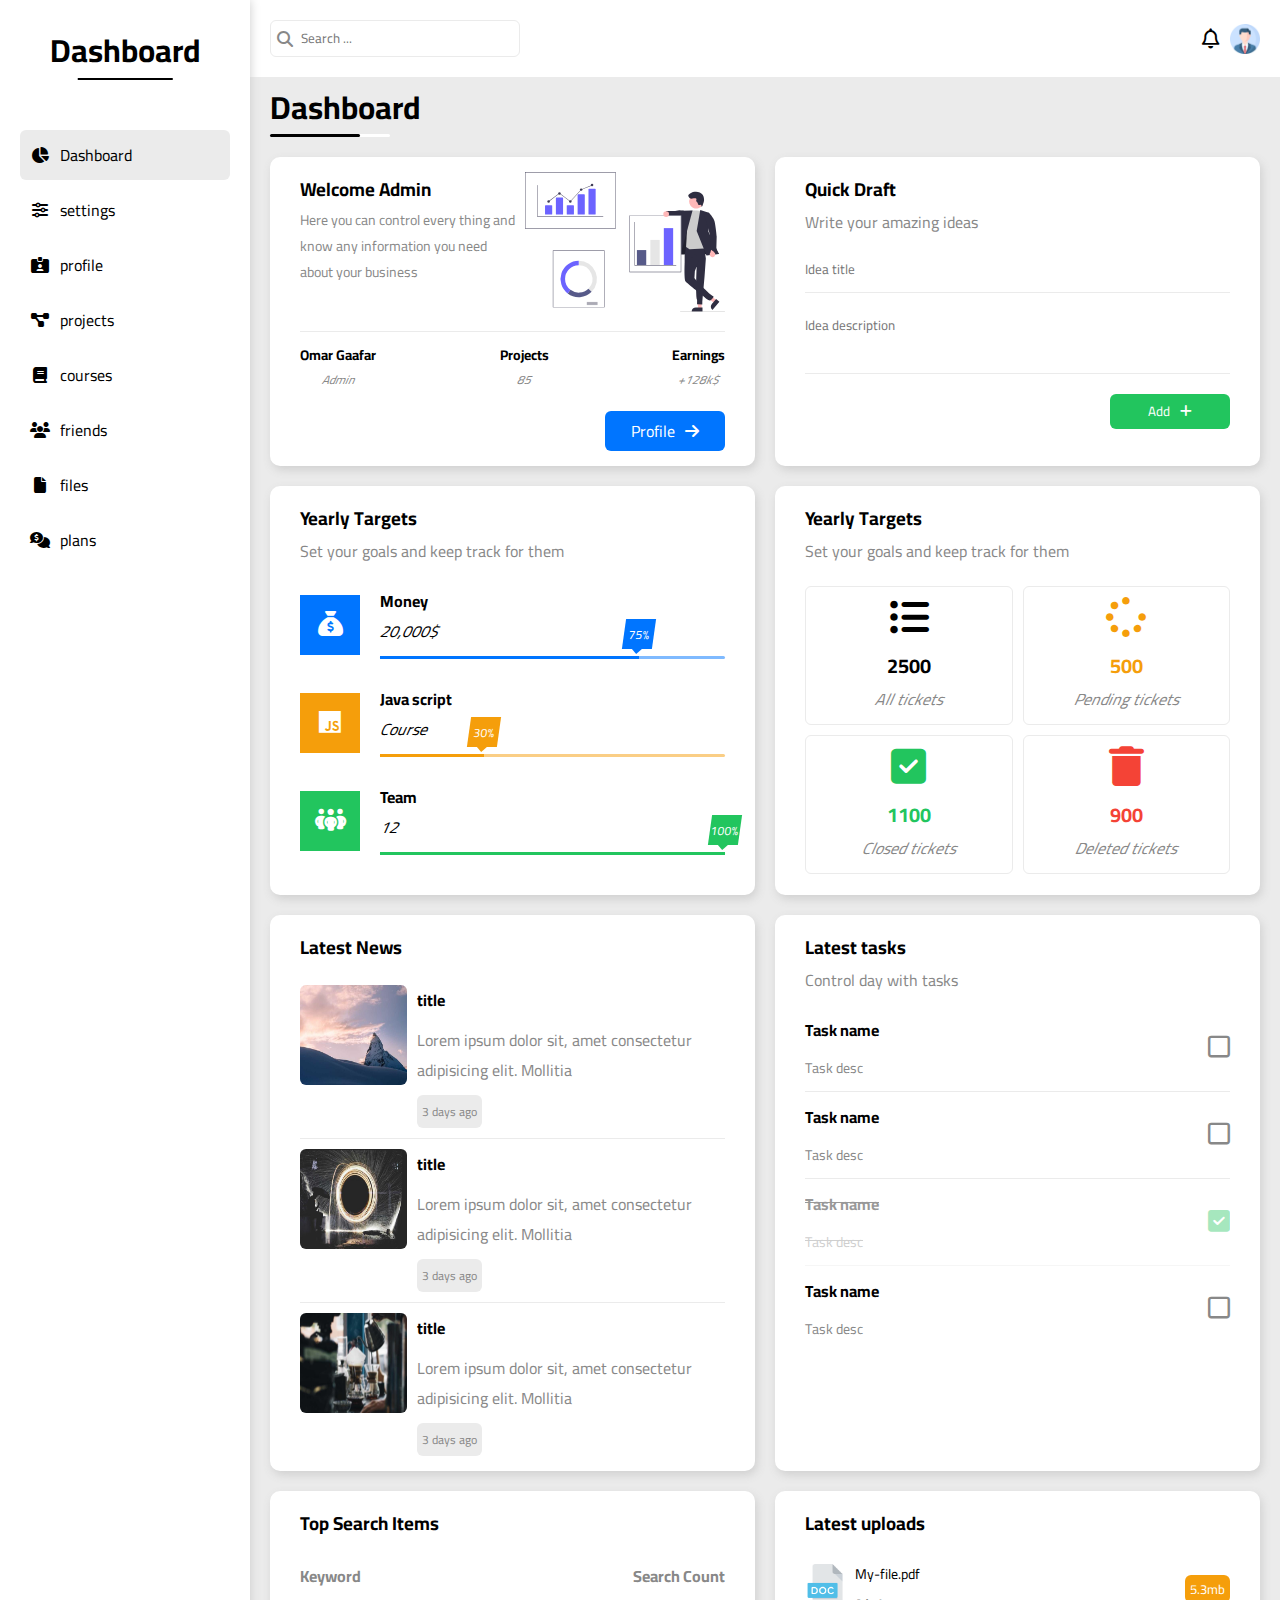
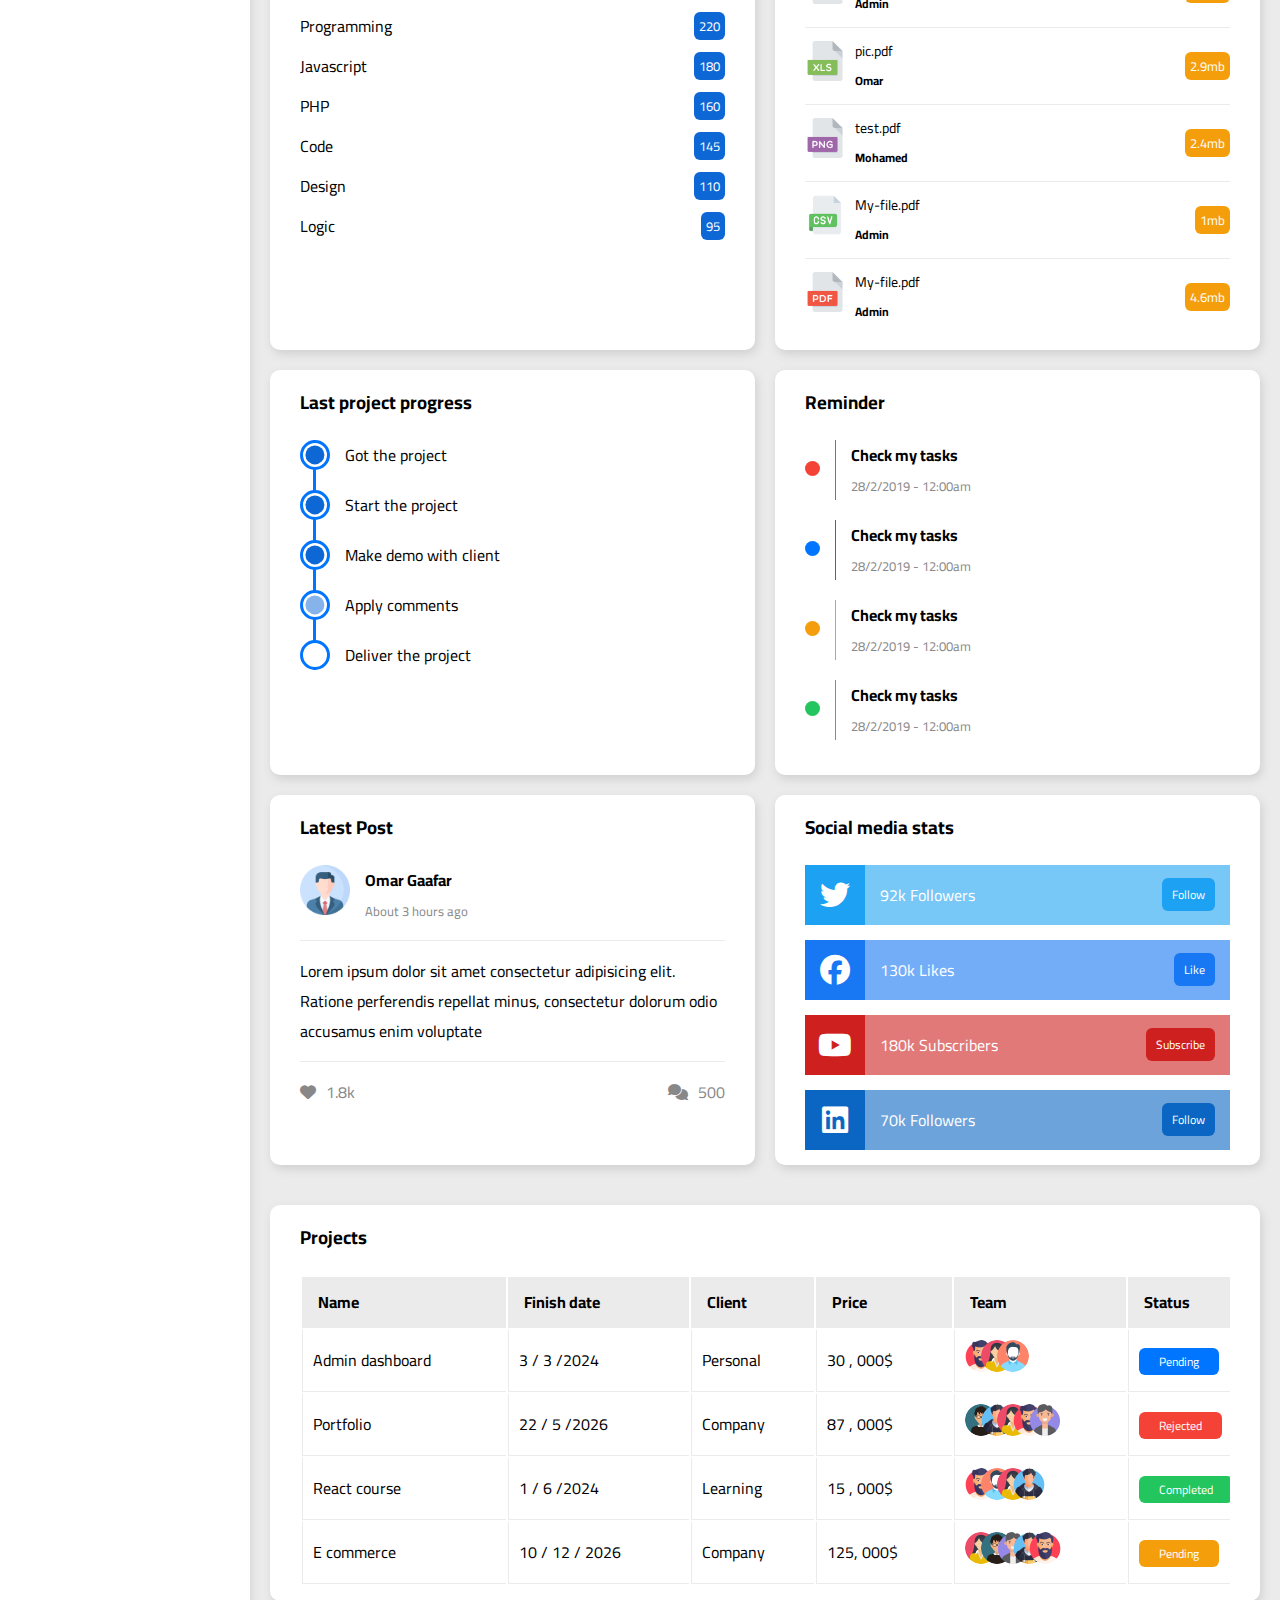
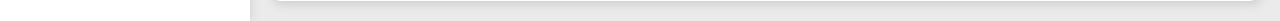
<file: index.html>
<!DOCTYPE html>
<html lang="en">

<head>
    <meta charset="UTF-8">
    <meta name="viewport" content="width=device-width, initial-scale=1.0">
    <title>Dashboard</title>
    <link rel="stylesheet" type="text/css" href="css/framework.css" />
    <link rel="stylesheet" type="text/css" href="css/fontawesome.min.css" />
    <link rel="stylesheet" type="text/css" href="css/main.css" />
</head>

<body>
    <div class="page">
        <!-- SideBar -->
        <aside class="bg-white p-20 sidebar">
            <h1 class="text-center">Dashboard</h1>
            <ul>
                <li class="mb-5">
                    <a href="index.html" class="active">
                        <i class="fa-solid fa-chart-pie fa-fw"></i>
                        <span class="hide-mob">Dashboard</span>
                    </a>
                </li>
                <li class="mb-5">
                    <a href="settings.html">
                        <i class="fa-solid fa-sliders fa-fw"></i>
                        <span class="hide-mob">settings</span>
                    </a>
                </li>
                <li class="mb-5">
                    <a href="profile.html">
                        <i class="fa-solid fa-id-card-clip fa-fw"></i>
                        <span class="hide-mob">profile</span>
                    </a>
                </li>
                <li class="mb-5">
                    <a href="projects.html">
                        <i class="fa-solid fa-diagram-project fa-fw"></i>
                        <span class="hide-mob">projects</span>
                    </a>
                </li>
                <li class="mb-5">
                    <a href="courses.html">
                        <i class="fa-solid fa-book fa-fw"></i>
                        <span class="hide-mob">courses</span>
                    </a>
                </li>
                <li class="mb-5">
                    <a href="friends.html">
                        <i class="fa-solid fa-users fa-fw"></i>
                        <span class="hide-mob">friends</span>
                    </a>
                </li>
                <li class="mb-5">
                    <a href="files.html">
                        <i class="fa-solid fa-file fa-fw"></i>
                        <span class="hide-mob">files</span>
                    </a>
                </li>
                <li class="mb-5">
                    <a href="plans.html">
                        <i class="fa-solid fa-comments-dollar fa-fw"></i>
                        <span class="hide-mob">plans</span>
                    </a>
                </li>
            </ul>
        </aside>

        <!-- Content -->
        <div class="content">
            <!-- Header -->
            <header class="p-20 header dis-flex-align-center-just-between bg-white">
                <div class="search pos-rel">
                    <i class="fa-solid fa-magnifying-glass pos-abs"></i>
                    <input type="text" placeholder="Search ... " />
                </div>
                <div class="icons dis-flex align-center">
                    <i class="fa-regular fa-bell"></i>
                    <img class="profile" src="imgs/profile.png" />
                </div>
            </header>
            <!-- Page-title -->
            <h1 class="pl-20 pr-20 page-title pos-rel">Dashboard</h1>
            <!-- Wrapper -->
            <div class="wrapper p-20">
                <div class="card">
                    <div class="intro">
                        <div class="top dis-flex justify-between">
                            <div class="left pr-10">
                                <h3>Welcome Admin</h3>
                                <p>Here you can control every thing and know any information you need about your
                                    business</p>
                            </div>
                            <div class="right">
                                <img src="imgs/intro.svg" />
                            </div>
                        </div>
                        <div class="bottom dis-flex-align-center-just-between mt-10 pt-10">
                            <div class="item dis-flex align-center flex-direction-column">
                                <p class="val">
                                    Omar Gaafar
                                </p>
                                <p class="title">
                                    Admin
                                </p>
                            </div>
                            <div class="item dis-flex align-center flex-direction-column">
                                <p class="val">
                                    Projects
                                </p>
                                <p class="title">
                                    85
                                </p>
                            </div>
                            <div class="item dis-flex align-center flex-direction-column">
                                <p class="val">
                                    Earnings
                                </p>
                                <p class="title">
                                    +128k$
                                </p>
                            </div>
                        </div>
                        <div class="text-right mt-20">
                            <a href="#" class="btn-shape dis-flex blue">Profile <i
                                    class="fa-solid fa-arrow-right ml-10"></i></a>
                        </div>
                    </div>
                </div>
                <div class="card">
                    <div class="quick-draft">
                        <h3 class="card-title">Quick Draft</h3>
                        <p class="card-desc">Write your amazing ideas </p>
                        <form class="dis-flex flex-direction-column">
                            <input class="form-control mb-20" type="text" placeholder="Idea title">
                            <textarea class="form-control" placeholder="Idea description"></textarea>
                            <div class="text-right mt-20">
                                <button type="submit" class="btn-shape green">Add <i
                                        class="fa-solid fa-plus ml-10"></i></button>
                            </div>
                        </form>
                    </div>
                </div>
                <div class="card">
                    <div class="targets">
                        <h3 class="card-title">Yearly Targets</h3>
                        <p class="card-desc">Set your goals and keep track for them</p>
                        <div class="target mb-20 dis-flex align-center blue">
                            <div class="left mr-20 dis-flex align-center justify-center">
                                <i class="fa-solid fa-sack-dollar"></i>
                            </div>
                            <div class="right">
                                <p class="title font-bold">Money</p>
                                <p class="value font-italic mb-10">20,000$</p>
                                <div class="progress pos-rel">
                                    <div class="track"></div>
                                    <div class="percentage pos-abs" style="width: 75%;">
                                        <span>75%</span>
                                    </div>
                                </div>
                            </div>
                        </div>
                        <div class="target mb-20 dis-flex align-center orange">
                            <div class="left mr-20 dis-flex align-center justify-center">
                                <i class="fa-brands fa-js"></i>
                            </div>
                            <div class="right">
                                <p class="title font-bold">Java script</p>
                                <p class="value font-italic mb-10">Course</p>
                                <div class="progress pos-rel">
                                    <div class="track"></div>
                                    <div class="percentage pos-abs" style="width: 30%;">
                                        <span>30%</span>
                                    </div>
                                </div>
                            </div>
                        </div>
                        <div class="target mb-20 dis-flex align-center green">
                            <div class="left mr-20 dis-flex align-center justify-center">
                                <i class="fa-solid fa-people-group"></i>
                            </div>
                            <div class="right">
                                <p class="title font-bold">Team</p>
                                <p class="value font-italic mb-10">12</p>
                                <div class="progress pos-rel">
                                    <div class="track"></div>
                                    <div class="percentage pos-abs" style="width: 100%;">
                                        <span>100%</span>
                                    </div>
                                </div>
                            </div>
                        </div>
                    </div>
                </div>
                <div class="card">
                    <div class="tickets">
                        <h3 class="card-title">Yearly Targets</h3>
                        <p class="card-desc">Set your goals and keep track for them</p>
                        <div class="wrapper">
                            <div class="item">
                                <i class="fa-solid fa-list-ul"></i>
                                <p class="nu">2500</p>
                                <p class="title">All tickets</p>
                            </div>
                            <div class="item orange">
                                <i class="fa-solid fa-spinner"></i>
                                <p class="nu">500</p>
                                <p class="title">Pending tickets</p>
                            </div>
                            <div class="item green">
                                <i class="fa-solid fa-square-check"></i>
                                <p class="nu">1100</p>
                                <p class="title">Closed tickets</p>
                            </div>
                            <div class="item red">
                                <i class="fa-solid fa-trash"></i>
                                <p class="nu">900</p>
                                <p class="title">Deleted tickets</p>
                            </div>
                        </div>
                    </div>
                </div>
                <div class="card">
                    <div class="news">
                        <h3 class="card-title">Latest News</h3>
                        <p class="card-desc"></p>
                        <div class="wrapper">
                            <div class="item dis-flex">
                                <div class="img-wrapper">
                                    <img src="imgs/news1.jpg">
                                </div>
                                <div class="info">
                                    <h4 class="title">
                                        title
                                    </h4>
                                    <p class="desc">
                                        Lorem ipsum dolor sit, amet consectetur adipisicing elit. Mollitia
                                    </p>
                                    <p class="date">3 days ago</p>
                                </div>
                            </div>
                            <div class="item dis-flex">
                                <div class="img-wrapper">
                                    <img src="imgs/news2.jpg">
                                </div>
                                <div class="info">
                                    <h4 class="title">
                                        title
                                    </h4>
                                    <p class="desc">
                                        Lorem ipsum dolor sit, amet consectetur adipisicing elit. Mollitia
                                    </p>
                                    <p class="date">3 days ago</p>
                                </div>
                            </div>
                            <div class="item dis-flex">
                                <div class="img-wrapper">
                                    <img src="imgs/news3.jpg">
                                </div>
                                <div class="info">
                                    <h4 class="title">
                                        title
                                    </h4>
                                    <p class="desc">
                                        Lorem ipsum dolor sit, amet consectetur adipisicing elit. Mollitia
                                    </p>
                                    <p class="date">3 days ago</p>
                                </div>
                            </div>
                        </div>
                    </div>
                </div>
                <div class="card">
                    <div class="tasks">
                        <h3 class="card-title">Latest tasks</h3>
                        <p class="card-desc">Control day with tasks</p>
                        <div class="wrapper">
                            <div class="item dis-flex-align-center-just-between">
                                <div class="info">
                                    <h4>Task name</h4>
                                    <p>Task desc</p>
                                </div>
                                <i class="fa-solid fa-square-check"></i>
                                <i class="fa-regular fa-square"></i>
                            </div>
                            <div class="item dis-flex-align-center-just-between">
                                <div class="info">
                                    <h4>Task name</h4>
                                    <p>Task desc</p>
                                </div>
                                <i class="fa-solid fa-square-check"></i>
                                <i class="fa-regular fa-square"></i>
                            </div>
                            <div class="item dis-flex-align-center-just-between done">
                                <div class="info">
                                    <h4>Task name</h4>
                                    <p>Task desc</p>
                                </div>
                                <i class="fa-solid fa-square-check"></i>
                                <i class="fa-regular fa-square"></i>
                            </div>
                            <div class="item dis-flex-align-center-just-between">
                                <div class="info">
                                    <h4>Task name</h4>
                                    <p>Task desc</p>
                                </div>
                                <i class="fa-solid fa-square-check"></i>
                                <i class="fa-regular fa-square"></i>
                            </div>

                        </div>
                    </div>
                </div>
                <div class="card">
                    <div class="search-items">
                        <h3 class="card-title">Top Search Items</h3>
                        <p class="card-desc"></p>
                        <div class="wrapper">
                            <div class="header dis-flex-align-center-just-between mb-20">
                                <span>Keyword</span>
                                <span>Search Count</span>
                            </div>
                            <div class="body">
                                <div class="item mb-10 dis-flex-align-center-just-between ">
                                    <p class="title">Programming</p>
                                    <span class="nu">220</span>
                                </div>
                                <div class="item mb-10 dis-flex-align-center-just-between ">
                                    <p class="title">Javascript</p>
                                    <span class="nu">180</span>
                                </div>
                                <div class="item mb-10 dis-flex-align-center-just-between ">
                                    <p class="title">PHP</p>
                                    <span class="nu">160</span>
                                </div>
                                <div class="item mb-10 dis-flex-align-center-just-between ">
                                    <p class="title">Code</p>
                                    <span class="nu">145</span>
                                </div>
                                <div class="item mb-10 dis-flex-align-center-just-between ">
                                    <p class="title">Design</p>
                                    <span class="nu">110</span>
                                </div>
                                <div class="item mb-10 dis-flex-align-center-just-between ">
                                    <p class="title">Logic</p>
                                    <span class="nu">95</span>
                                </div>
                            </div>
                        </div>
                    </div>
                </div>
                <div class="card">
                    <div class="uploads">
                        <h3 class="card-title">Latest uploads</h3>
                        <p class="card-desc"></p>
                        <div class="wrapper">
                            <div class="item mb-10 dis-flex-align-center-just-between">
                                <div class="left dis-flex align-center " >
                                    <div class="img-wrapper mr-10">
                                        <img src="imgs/files/001-doc.png" />
                                    </div>
                                    <div class="info">
                                        <p class="name">My-file.pdf</p>
                                        <span class="user">Admin</span>
                                    </div>
                                </div>
                                <span class="size">
                                    5.3mb
                                </span>
                            </div>
                            <div class="item mb-10 dis-flex-align-center-just-between">
                                <div class="left dis-flex align-center " >
                                    <div class="img-wrapper mr-10">
                                        <img src="imgs/files/002-xls.png" />
                                    </div>
                                    <div class="info">
                                        <p class="name">pic.pdf</p>
                                        <span class="user">Omar</span>
                                    </div>
                                </div>
                                <span class="size">
                                    2.9mb
                                </span>
                            </div>
                            <div class="item mb-10 dis-flex-align-center-just-between">
                                <div class="left dis-flex align-center " >
                                    <div class="img-wrapper mr-10">
                                        <img src="imgs/files/003-png.png" />
                                    </div>
                                    <div class="info">
                                        <p class="name">test.pdf</p>
                                        <span class="user">Mohamed</span>
                                    </div>
                                </div>
                                <span class="size">
                                    2.4mb
                                </span>
                            </div>
                            <div class="item mb-10 dis-flex-align-center-just-between">
                                <div class="left dis-flex align-center " >
                                    <div class="img-wrapper mr-10">
                                        <img src="imgs/files/005-csv-file.png" />
                                    </div>
                                    <div class="info">
                                        <p class="name">My-file.pdf</p>
                                        <span class="user">Admin</span>
                                    </div>
                                </div>
                                <span class="size">
                                    1mb
                                </span>
                            </div>
                            <div class="item mb-10 dis-flex-align-center-just-between">
                                <div class="left dis-flex align-center " >
                                    <div class="img-wrapper mr-10">
                                        <img src="imgs/files/006-pdf.png" />
                                    </div>
                                    <div class="info">
                                        <p class="name">My-file.pdf</p>
                                        <span class="user">Admin</span>
                                    </div>
                                </div>
                                <span class="size">
                                    4.6mb
                                </span>
                            </div>
                        </div>
                    </div>
                </div>
                <div class="card">
                    <div class="projects">
                        <h3 class="card-title">Last project progress</h3>
                        <p class="card-desc"></p>
                        <div class="steps">
                            <div class="step dis-flex align-center done">
                                <div class="circle"><span></span></div>
                                <p class="name">Got the project</p>
                            </div>
                            <div class="step dis-flex align-center done">
                                <div class="circle"><span></span></div>
                                <p class="name">Start the project</p>
                            </div>
                            <div class="step dis-flex align-center done">
                                <div class="circle"><span></span></div>
                                <p class="name">Make demo with client</p>
                            </div>
                            <div class="step dis-flex align-center current">
                                <div class="circle"><span></span></div>
                                <p class="name">Apply comments</p>
                            </div>
                            <div class="step dis-flex align-center">
                                <div class="circle"><span></span></div>
                                <p class="name">Deliver the project</p>
                            </div>

                        </div>
                    </div>
                </div>
                <div class="card">
                    <div class="reminders">
                        <h3 class="card-title">Reminder</h3>
                        <p class="card-desc"></p>
                        <div class="wrapper">
                            <div class="item dis-flex align-center red">
                                <div class="circle">
                                    <span></span>
                                </div>
                                <div class="info">
                                    <p class="name">Check my tasks</p>
                                    <span class="date">28/2/2019 - 12:00am</span>
                                </div>
                            </div>
                            <div class="item dis-flex align-center blue">
                                <div class="circle">
                                    <span></span>
                                </div>
                                <div class="info">
                                    <p class="name">Check my tasks</p>
                                    <span class="date">28/2/2019 - 12:00am</span>
                                </div>
                            </div>
                            <div class="item dis-flex align-center orange">
                                <div class="circle">
                                    <span></span>
                                </div>
                                <div class="info">
                                    <p class="name">Check my tasks</p>
                                    <span class="date">28/2/2019 - 12:00am</span>
                                </div>
                            </div>
                            <div class="item dis-flex align-center green">
                                <div class="circle">
                                    <span></span>
                                </div>
                                <div class="info">
                                    <p class="name">Check my tasks</p>
                                    <span class="date">28/2/2019 - 12:00am</span>
                                </div>
                            </div>
                        </div>
                    </div>
                </div>
                <div class="card">
                    <div class="post">
                        <h3 class="card-title">Latest Post</h3>
                        <p class="card-desc"></p>
                        <div class="post">
                            <div class="top dis-flex align-center">
                                <div class="img-wrapper">
                                    <img src="imgs/profile.png" >
                                </div>
                                <div class="info">
                                    <p class="name">Omar Gaafar</p>
                                    <span class="date">About 3 hours ago</span>
                                </div>
                            </div>
                            <div class="body">
                                <p>Lorem ipsum dolor sit amet consectetur adipisicing elit. Ratione perferendis repellat minus, consectetur dolorum odio accusamus enim voluptate</p>
                            </div>
                            <div class="bottom dis-flex-align-center-just-between">
                                <div class="likes item dis-flex align-center">
                                    <i class="fa-solid fa-heart"></i>
                                    <span>1.8k</span>
                                </div>
                                <div class="comments item dis-flex align-center">
                                    <i class="fa-solid fa-comments"></i>
                                    <span>500</span>
                                </div>
                            </div>
                        </div>
                    </div>
                </div>
                <div class="card">
                    <div class="social-media">
                        <h3 class="card-title">Social media stats</h3>
                        <p class="card-desc"></p>
                        <div class="item twitter dis-flex align-center">
                            <div class="icon">
                                <i class="fa-brands fa-twitter"></i>
                            </div>
                            <div class="info dis-flex-align-center-just-between">
                                <div class="nu">
                                    92k Followers
                                </div>
                                <span class="btn">
                                    Follow
                                </span>
                            </div>
                        </div>
                        <div class="item facebook dis-flex align-center">
                            <div class="icon">
                                <i class="fa-brands fa-facebook"></i>
                            </div>
                            <div class="info dis-flex-align-center-just-between">
                                <div class="nu">
                                    130k Likes
                                </div>
                                <span class="btn">
                                    Like
                                </span>
                            </div>
                        </div>
                        <div class="item youtube dis-flex align-center">
                            <div class="icon">
                                <i class="fa-brands fa-youtube"></i>
                            </div>
                            <div class="info dis-flex-align-center-just-between">
                                <div class="nu">
                                    180k Subscribers
                                </div>
                                <span class="btn">
                                    Subscribe
                                </span>
                            </div>
                        </div>
                        <div class="item linkedin dis-flex align-center">
                            <div class="icon">
                                <i class="fa-brands fa-linkedin"></i>
                            </div>
                            <div class="info dis-flex-align-center-just-between">
                                <div class="nu">
                                    70k Followers
                                </div>      
                                <span class="btn">
                                    Follow
                                </span>
                            </div>
                        </div>
                    </div>
                </div>

            </div>
            <div class="wrapper p-20">
                <div class="card">
                    <div class="">
                        <h3 class="card-title">Projects</h3>
                        <p class="card-desc"></p>
                        <div class="table-wrapper">
                            <table>
                                <thead>
                                    <tr>
                                        <th>Name</th>
                                        <th>Finish date</th>
                                        <th>Client</th>
                                        <th>Price</th>
                                        <th>Team</th>
                                        <th>Status</th>
                                    </tr>
                                </thead>
                                <tbody>
                                    <tr>
                                        <td>Admin dashboard</td>
                                        <td>3 / 3 /2024</td>
                                        <td>Personal</td>
                                        <td>30 , 000$</td>
                                        <td>
                                            <div class="imgs">
                                                <img src="imgs/users/001-man.png">
                                                <img src="imgs/users/002-woman.png">
                                                <img src="imgs/users/003-man-1.png">
                                            </div>
                                        </td>
                                        <td>
                                            <span class="status blue">
                                                Pending
                                            </span>
                                        </td>
                                    </tr>
                                    <tr>
                                        <td>Portfolio</td>
                                        <td>22 / 5 /2026</td>
                                        <td>Company</td>
                                        <td>87 , 000$</td>
                                        <td>
                                            <div class="imgs">
                                                <img src="imgs/users/006-user.png">
                                                <img src="imgs/users/004-boy.png">
                                                <img src="imgs/users/002-woman.png">
                                                <img src="imgs/users/001-man.png">
                                                <img src="imgs/users/005-bussiness-man.png">
                                            </div>
                                        </td>
                                        <td>
                                            <span class="status red">
                                                Rejected
                                            </span>
                                        </td>
                                    </tr>
                                    <tr>
                                        <td>React course</td>
                                        <td>1 / 6 /2024</td>
                                        <td>Learning</td>
                                        <td>15 , 000$</td>
                                        <td>
                                            <div class="imgs">
                                                <img src="imgs/users/001-man.png">
                                                <img src="imgs/users/003-man-1.png">
                                                <img src="imgs/users/002-woman.png">
                                                <img src="imgs/users/004-boy.png">
                                            </div>
                                        </td>
                                        <td>
                                            <span class="status green">
                                                Completed
                                            </span>
                                        </td>
                                    </tr>
                                    <tr>
                                        <td>E commerce</td>
                                        <td>10 / 12 / 2026</td>
                                        <td>Company</td>
                                        <td>125, 000$</td>
                                        <td>
                                            <div class="imgs">
                                                <img src="imgs/users/002-woman.png">
                                                <img src="imgs/users/006-user.png">
                                                <img src="imgs/users/005-bussiness-man.png">
                                                <img src="imgs/users/004-boy.png">
                                                <img src="imgs/users/001-man.png">
                                            </div>
                                        </td>
                                        <td>
                                            <span class="status orange">
                                                Pending
                                            </span>
                                        </td>
                                    </tr>
                                </tbody>
                            </table>
                        </div>
                    </div>
                </div>
            </div>
        </div>
    </div>
</body>

</html>
</file>
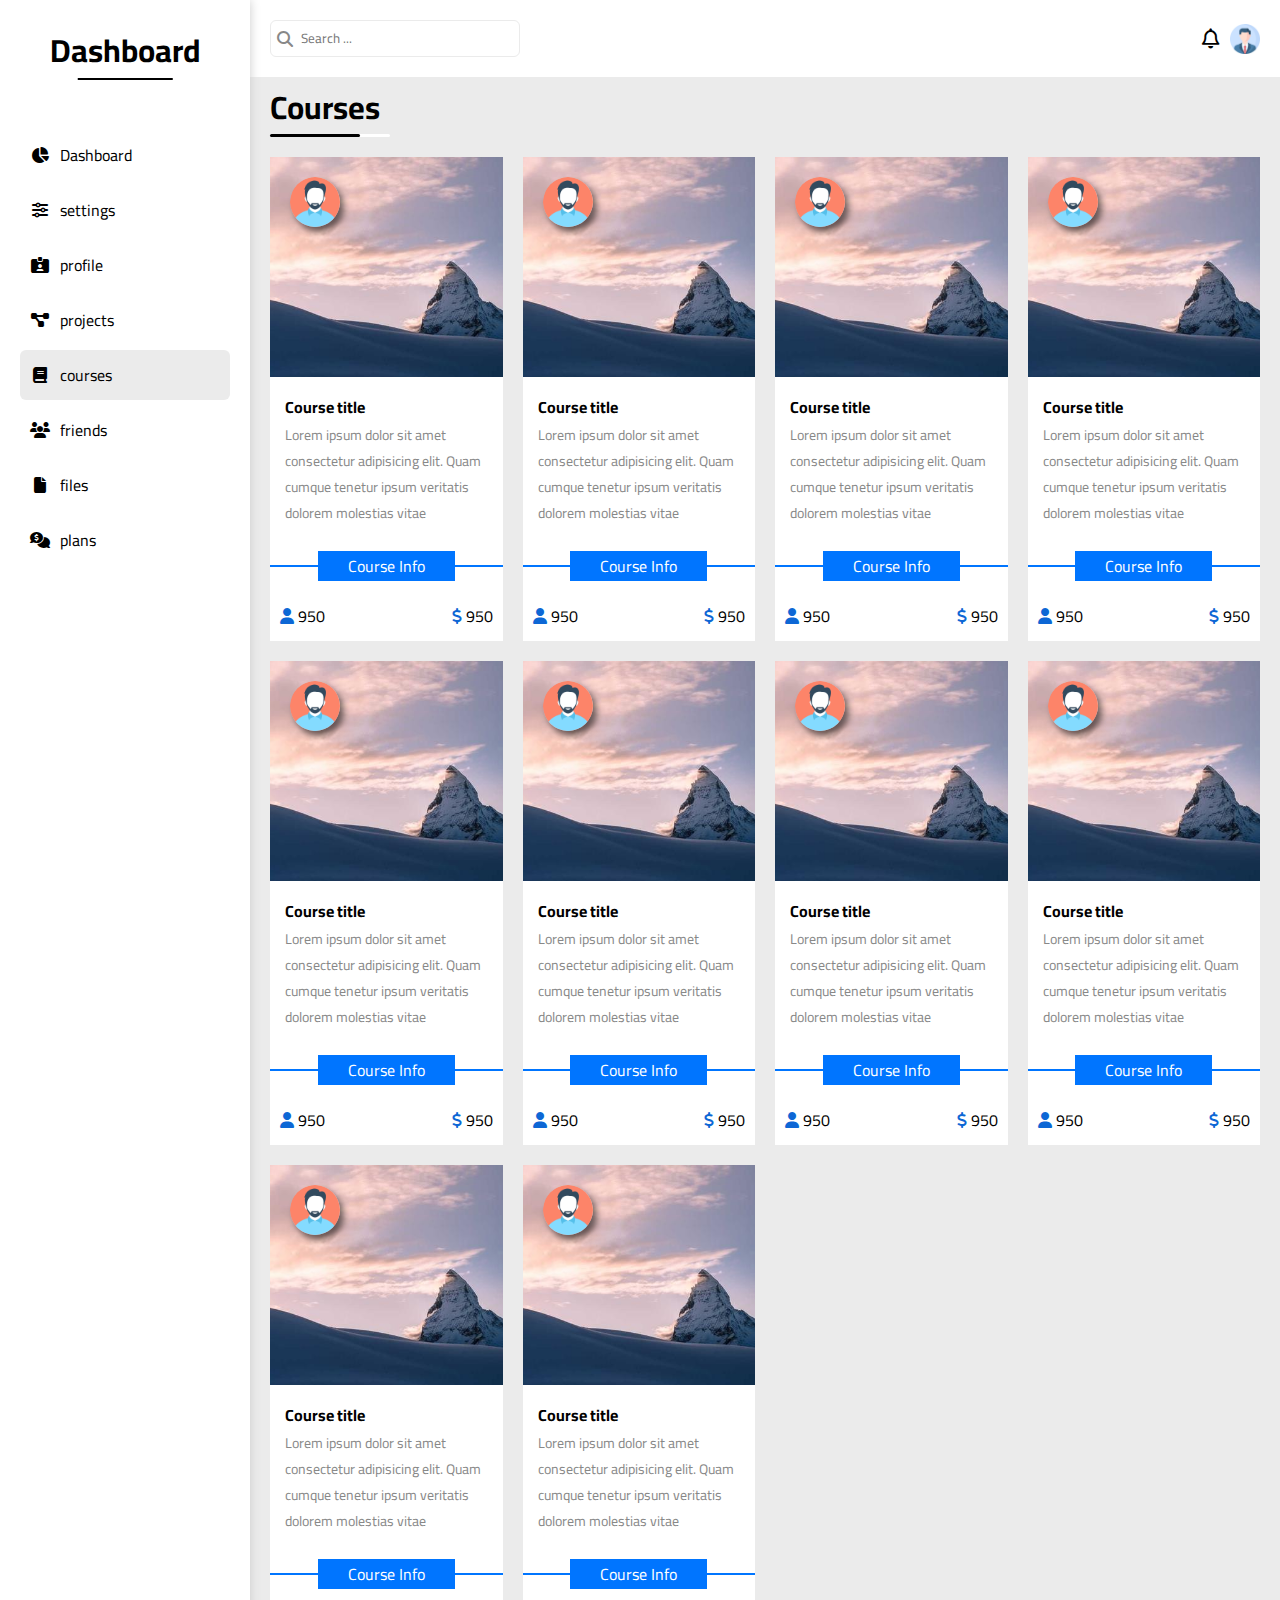
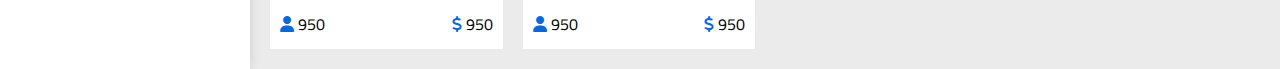
<file: courses.html>
<!DOCTYPE html>
<html lang="en">

<head>
    <meta charset="UTF-8">
    <meta name="viewport" content="width=device-width, initial-scale=1.0">
    <title>Courses</title>
    <link rel="stylesheet" type="text/css" href="css/framework.css" />
    <link rel="stylesheet" type="text/css" href="css/fontawesome.min.css" />
    <link rel="stylesheet" type="text/css" href="css/main.css" />
</head>

<body>
    <div class="page">
        <!-- SideBar -->
        <aside class="bg-white p-20 sidebar">
            <h1 class="text-center">Dashboard</h1>
            <ul>
                <li class="mb-5">
                    <a href="index.html">
                        <i class="fa-solid fa-chart-pie fa-fw"></i>
                        <span class="hide-mob">Dashboard</span>
                    </a>
                </li>
                <li class="mb-5">
                    <a href="settings.html">
                        <i class="fa-solid fa-sliders fa-fw"></i>
                        <span class="hide-mob">settings</span>
                    </a>
                </li>
                <li class="mb-5">
                    <a href="profile.html">
                        <i class="fa-solid fa-id-card-clip fa-fw"></i>
                        <span class="hide-mob">profile</span>
                    </a>
                </li>
                <li class="mb-5">
                    <a href="projects.html" >
                        <i class="fa-solid fa-diagram-project fa-fw"></i>
                        <span class="hide-mob">projects</span>
                    </a>
                </li>
                <li class="mb-5">
                    <a href="courses.html"  class="active">
                        <i class="fa-solid fa-book fa-fw"></i>
                        <span class="hide-mob">courses</span>
                    </a>
                </li>
                <li class="mb-5">
                    <a href="friends.html">
                        <i class="fa-solid fa-users fa-fw"></i>
                        <span class="hide-mob">friends</span>
                    </a>
                </li>
                <li class="mb-5">
                    <a href="files.html">
                        <i class="fa-solid fa-file fa-fw"></i>
                        <span class="hide-mob">files</span>
                    </a>
                </li>
                <li class="mb-5">
                    <a href="plans.html">
                        <i class="fa-solid fa-comments-dollar fa-fw"></i>
                        <span class="hide-mob">plans</span>
                    </a>
                </li>
            </ul>
        </aside>

        <!-- Content -->
        <div class="content">
            <!-- Header -->
            <header class="p-20 header dis-flex-align-center-just-between bg-white">
                <div class="search pos-rel">
                    <i class="fa-solid fa-magnifying-glass pos-abs"></i>
                    <input type="text" placeholder="Search ... " />
                </div>
                <div class="icons dis-flex align-center">
                    <i class="fa-regular fa-bell"></i>
                    <img class="profile" src="imgs/profile.png" />
                </div>
            </header>
            <!-- Page-title -->
            <h1 class="pl-20 pr-20 page-title pos-rel">Courses</h1>
            <!-- Wrapper -->
            <div class=" p-20 courses-wrap five-cards">
                <div class="course">
                    <div class="top">
                        <div class="img-wrap">
                            <img src="imgs/news1.jpg">
                        </div>
                        <img src="imgs/users/003-man-1.png" class="instructor">
                    </div>
                    <div class="details">
                        <p class="title">Course title</p>
                        <p class="desc">Lorem ipsum dolor sit amet consectetur adipisicing elit. Quam cumque tenetur ipsum veritatis dolorem molestias vitae</p>
                    </div>
                    <div class="info">
                        <p>Course Info</p>
                    </div>
                    <div class="bottom dis-flex-align-center-just-between">
                        <div class="item">
                            <i class="fa-solid fa-user"></i>
                            <span>950</span>
                        </div>
                        <div class="item">
                            <i class="fa-solid fa-dollar-sign"></i>
                            <span>950</span>
                        </div>
                    </div>
                </div>
                <div class="course">
                    <div class="top">
                        <div class="img-wrap">
                            <img src="imgs/news1.jpg">
                        </div>
                        <img src="imgs/users/003-man-1.png" class="instructor">
                    </div>
                    <div class="details">
                        <p class="title">Course title</p>
                        <p class="desc">Lorem ipsum dolor sit amet consectetur adipisicing elit. Quam cumque tenetur ipsum veritatis dolorem molestias vitae</p>
                    </div>
                    <div class="info">
                        <p>Course Info</p>
                    </div>
                    <div class="bottom dis-flex-align-center-just-between">
                        <div class="item">
                            <i class="fa-solid fa-user"></i>
                            <span>950</span>
                        </div>
                        <div class="item">
                            <i class="fa-solid fa-dollar-sign"></i>
                            <span>950</span>
                        </div>
                    </div>
                </div>
                <div class="course">
                    <div class="top">
                        <div class="img-wrap">
                            <img src="imgs/news1.jpg">
                        </div>
                        <img src="imgs/users/003-man-1.png" class="instructor">
                    </div>
                    <div class="details">
                        <p class="title">Course title</p>
                        <p class="desc">Lorem ipsum dolor sit amet consectetur adipisicing elit. Quam cumque tenetur ipsum veritatis dolorem molestias vitae</p>
                    </div>
                    <div class="info">
                        <p>Course Info</p>
                    </div>
                    <div class="bottom dis-flex-align-center-just-between">
                        <div class="item">
                            <i class="fa-solid fa-user"></i>
                            <span>950</span>
                        </div>
                        <div class="item">
                            <i class="fa-solid fa-dollar-sign"></i>
                            <span>950</span>
                        </div>
                    </div>
                </div>
                <div class="course">
                    <div class="top">
                        <div class="img-wrap">
                            <img src="imgs/news1.jpg">
                        </div>
                        <img src="imgs/users/003-man-1.png" class="instructor">
                    </div>
                    <div class="details">
                        <p class="title">Course title</p>
                        <p class="desc">Lorem ipsum dolor sit amet consectetur adipisicing elit. Quam cumque tenetur ipsum veritatis dolorem molestias vitae</p>
                    </div>
                    <div class="info">
                        <p>Course Info</p>
                    </div>
                    <div class="bottom dis-flex-align-center-just-between">
                        <div class="item">
                            <i class="fa-solid fa-user"></i>
                            <span>950</span>
                        </div>
                        <div class="item">
                            <i class="fa-solid fa-dollar-sign"></i>
                            <span>950</span>
                        </div>
                    </div>
                </div>
                <div class="course">
                    <div class="top">
                        <div class="img-wrap">
                            <img src="imgs/news1.jpg">
                        </div>
                        <img src="imgs/users/003-man-1.png" class="instructor">
                    </div>
                    <div class="details">
                        <p class="title">Course title</p>
                        <p class="desc">Lorem ipsum dolor sit amet consectetur adipisicing elit. Quam cumque tenetur ipsum veritatis dolorem molestias vitae</p>
                    </div>
                    <div class="info">
                        <p>Course Info</p>
                    </div>
                    <div class="bottom dis-flex-align-center-just-between">
                        <div class="item">
                            <i class="fa-solid fa-user"></i>
                            <span>950</span>
                        </div>
                        <div class="item">
                            <i class="fa-solid fa-dollar-sign"></i>
                            <span>950</span>
                        </div>
                    </div>
                </div>
                <div class="course">
                    <div class="top">
                        <div class="img-wrap">
                            <img src="imgs/news1.jpg">
                        </div>
                        <img src="imgs/users/003-man-1.png" class="instructor">
                    </div>
                    <div class="details">
                        <p class="title">Course title</p>
                        <p class="desc">Lorem ipsum dolor sit amet consectetur adipisicing elit. Quam cumque tenetur ipsum veritatis dolorem molestias vitae</p>
                    </div>
                    <div class="info">
                        <p>Course Info</p>
                    </div>
                    <div class="bottom dis-flex-align-center-just-between">
                        <div class="item">
                            <i class="fa-solid fa-user"></i>
                            <span>950</span>
                        </div>
                        <div class="item">
                            <i class="fa-solid fa-dollar-sign"></i>
                            <span>950</span>
                        </div>
                    </div>
                </div>
                <div class="course">
                    <div class="top">
                        <div class="img-wrap">
                            <img src="imgs/news1.jpg">
                        </div>
                        <img src="imgs/users/003-man-1.png" class="instructor">
                    </div>
                    <div class="details">
                        <p class="title">Course title</p>
                        <p class="desc">Lorem ipsum dolor sit amet consectetur adipisicing elit. Quam cumque tenetur ipsum veritatis dolorem molestias vitae</p>
                    </div>
                    <div class="info">
                        <p>Course Info</p>
                    </div>
                    <div class="bottom dis-flex-align-center-just-between">
                        <div class="item">
                            <i class="fa-solid fa-user"></i>
                            <span>950</span>
                        </div>
                        <div class="item">
                            <i class="fa-solid fa-dollar-sign"></i>
                            <span>950</span>
                        </div>
                    </div>
                </div>
                <div class="course">
                    <div class="top">
                        <div class="img-wrap">
                            <img src="imgs/news1.jpg">
                        </div>
                        <img src="imgs/users/003-man-1.png" class="instructor">
                    </div>
                    <div class="details">
                        <p class="title">Course title</p>
                        <p class="desc">Lorem ipsum dolor sit amet consectetur adipisicing elit. Quam cumque tenetur ipsum veritatis dolorem molestias vitae</p>
                    </div>
                    <div class="info">
                        <p>Course Info</p>
                    </div>
                    <div class="bottom dis-flex-align-center-just-between">
                        <div class="item">
                            <i class="fa-solid fa-user"></i>
                            <span>950</span>
                        </div>
                        <div class="item">
                            <i class="fa-solid fa-dollar-sign"></i>
                            <span>950</span>
                        </div>
                    </div>
                </div>
                <div class="course">
                    <div class="top">
                        <div class="img-wrap">
                            <img src="imgs/news1.jpg">
                        </div>
                        <img src="imgs/users/003-man-1.png" class="instructor">
                    </div>
                    <div class="details">
                        <p class="title">Course title</p>
                        <p class="desc">Lorem ipsum dolor sit amet consectetur adipisicing elit. Quam cumque tenetur ipsum veritatis dolorem molestias vitae</p>
                    </div>
                    <div class="info">
                        <p>Course Info</p>
                    </div>
                    <div class="bottom dis-flex-align-center-just-between">
                        <div class="item">
                            <i class="fa-solid fa-user"></i>
                            <span>950</span>
                        </div>
                        <div class="item">
                            <i class="fa-solid fa-dollar-sign"></i>
                            <span>950</span>
                        </div>
                    </div>
                </div>
                <div class="course">
                    <div class="top">
                        <div class="img-wrap">
                            <img src="imgs/news1.jpg">
                        </div>
                        <img src="imgs/users/003-man-1.png" class="instructor">
                    </div>
                    <div class="details">
                        <p class="title">Course title</p>
                        <p class="desc">Lorem ipsum dolor sit amet consectetur adipisicing elit. Quam cumque tenetur ipsum veritatis dolorem molestias vitae</p>
                    </div>
                    <div class="info">
                        <p>Course Info</p>
                    </div>
                    <div class="bottom dis-flex-align-center-just-between">
                        <div class="item">
                            <i class="fa-solid fa-user"></i>
                            <span>950</span>
                        </div>
                        <div class="item">
                            <i class="fa-solid fa-dollar-sign"></i>
                            <span>950</span>
                        </div>
                    </div>
                </div>
            </div>
        </div>
    </div>
</body>

</html>
</file>
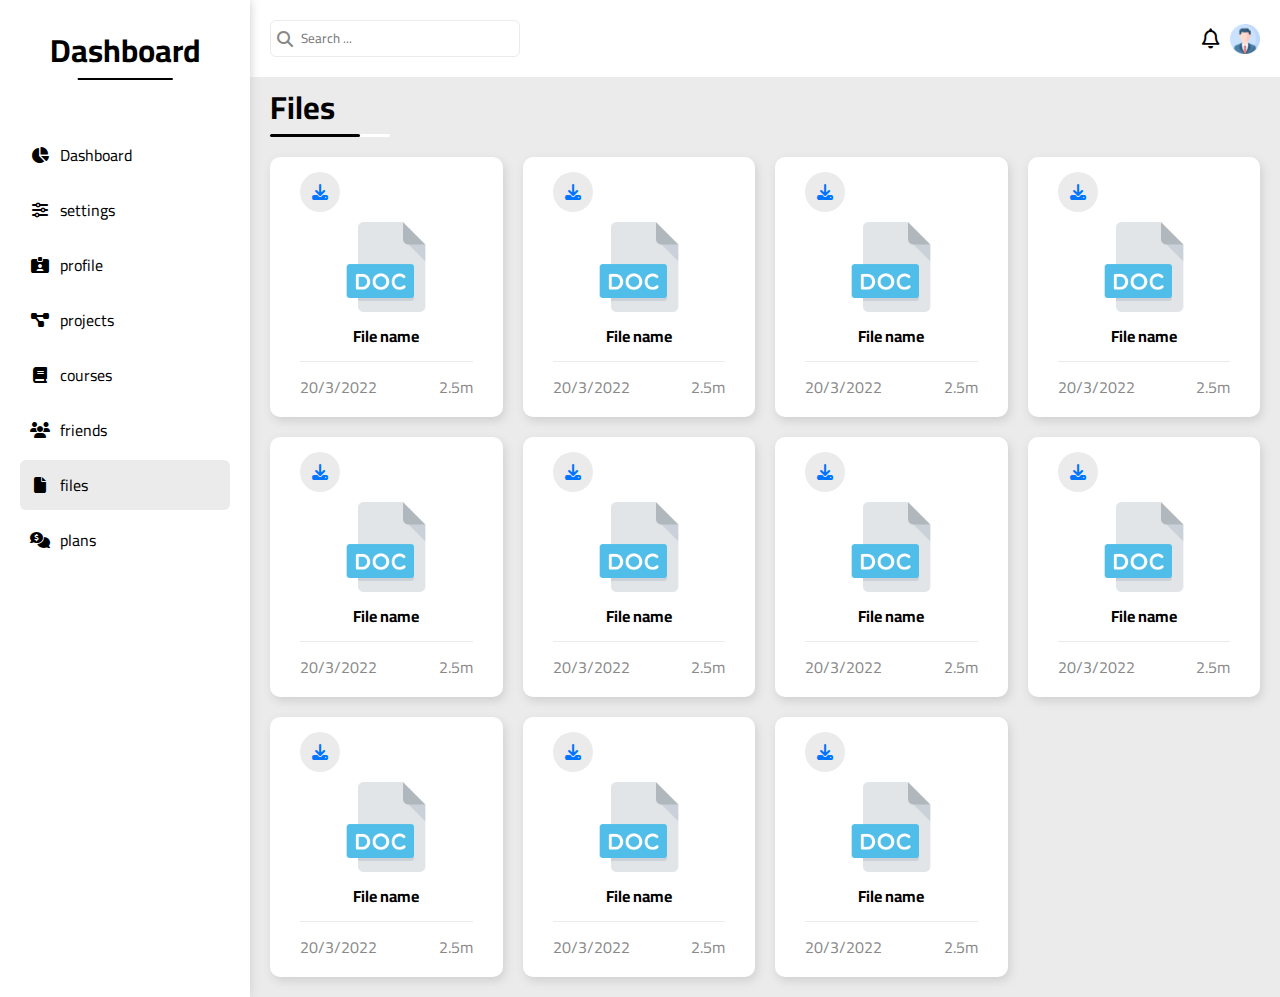
<file: files.html>
<!DOCTYPE html>
<html lang="en">

<head>
    <meta charset="UTF-8">
    <meta name="viewport" content="width=device-width, initial-scale=1.0">
    <title>Files</title>
    <link rel="stylesheet" type="text/css" href="css/framework.css" />
    <link rel="stylesheet" type="text/css" href="css/fontawesome.min.css" />
    <link rel="stylesheet" type="text/css" href="css/main.css" />
</head>

<body>
    <div class="page">
        <!-- SideBar -->
        <aside class="bg-white p-20 sidebar">
            <h1 class="text-center">Dashboard</h1>
            <ul>
                <li class="mb-5">
                    <a href="index.html">
                        <i class="fa-solid fa-chart-pie fa-fw"></i>
                        <span class="hide-mob">Dashboard</span>
                    </a>
                </li>
                <li class="mb-5">
                    <a href="settings.html">
                        <i class="fa-solid fa-sliders fa-fw"></i>
                        <span class="hide-mob">settings</span>
                    </a>
                </li>
                <li class="mb-5">
                    <a href="profile.html">
                        <i class="fa-solid fa-id-card-clip fa-fw"></i>
                        <span class="hide-mob">profile</span>
                    </a>
                </li>
                <li class="mb-5">
                    <a href="projects.html" >
                        <i class="fa-solid fa-diagram-project fa-fw"></i>
                        <span class="hide-mob">projects</span>
                    </a>
                </li>
                <li class="mb-5">
                    <a href="courses.html">
                        <i class="fa-solid fa-book fa-fw"></i>
                        <span class="hide-mob">courses</span>
                    </a>
                </li>
                <li class="mb-5">
                    <a href="friends.html" >
                        <i class="fa-solid fa-users fa-fw"></i>
                        <span class="hide-mob">friends</span>
                    </a>
                </li>
                <li class="mb-5">
                    <a href="files.html" class="active">
                        <i class="fa-solid fa-file fa-fw"></i>
                        <span class="hide-mob">files</span>
                    </a>
                </li>
                <li class="mb-5">
                    <a href="plans.html">
                        <i class="fa-solid fa-comments-dollar fa-fw"></i>
                        <span class="hide-mob">plans</span>
                    </a>
                </li>
            </ul>
        </aside>

        <!-- Content -->
        <div class="content">
            <!-- Header -->
            <header class="p-20 header dis-flex-align-center-just-between bg-white">
                <div class="search pos-rel">
                    <i class="fa-solid fa-magnifying-glass pos-abs"></i>
                    <input type="text" placeholder="Search ... " />
                </div>
                <div class="icons dis-flex align-center">
                    <i class="fa-regular fa-bell"></i>
                    <img class="profile" src="imgs/profile.png" />
                </div>
            </header>
            <!-- Page-title -->
            <h1 class="pl-20 pr-20 page-title pos-rel">Files</h1>
            <!-- Wrapper -->
            <div class=" p-20 files-wrap five-cards">
                <div class="card">
                    <div class="file">
                        <div class="icons">
                            <i class="fa-solid fa-download"></i>
                        </div>
                        <div class="data">
                            <img src="imgs/files/001-doc.png">
                            <p class="name">File name</p>
                        </div>
                        <div class="bottom dis-flex-align-center-just-between">
                            <span>20/3/2022</span>
                            <span>2.5m</span>
                           
                        </div>
                    </div>
                </div>
                <div class="card">
                    <div class="file">
                        <div class="icons">
                            <i class="fa-solid fa-download"></i>
                        </div>
                        <div class="data">
                            <img src="imgs/files/001-doc.png">
                            <p class="name">File name</p>
                        </div>
                        <div class="bottom dis-flex-align-center-just-between">
                            <span>20/3/2022</span>
                            <span>2.5m</span>
                           
                        </div>
                    </div>
                </div>
                <div class="card">
                    <div class="file">
                        <div class="icons">
                            <i class="fa-solid fa-download"></i>
                        </div>
                        <div class="data">
                            <img src="imgs/files/001-doc.png">
                            <p class="name">File name</p>
                        </div>
                        <div class="bottom dis-flex-align-center-just-between">
                            <span>20/3/2022</span>
                            <span>2.5m</span>
                           
                        </div>
                    </div>
                </div>
                <div class="card">
                    <div class="file">
                        <div class="icons">
                            <i class="fa-solid fa-download"></i>
                        </div>
                        <div class="data">
                            <img src="imgs/files/001-doc.png">
                            <p class="name">File name</p>
                        </div>
                        <div class="bottom dis-flex-align-center-just-between">
                            <span>20/3/2022</span>
                            <span>2.5m</span>
                           
                        </div>
                    </div>
                </div>
                <div class="card">
                    <div class="file">
                        <div class="icons">
                            <i class="fa-solid fa-download"></i>
                        </div>
                        <div class="data">
                            <img src="imgs/files/001-doc.png">
                            <p class="name">File name</p>
                        </div>
                        <div class="bottom dis-flex-align-center-just-between">
                            <span>20/3/2022</span>
                            <span>2.5m</span>
                           
                        </div>
                    </div>
                </div>
                <div class="card">
                    <div class="file">
                        <div class="icons">
                            <i class="fa-solid fa-download"></i>
                        </div>
                        <div class="data">
                            <img src="imgs/files/001-doc.png">
                            <p class="name">File name</p>
                        </div>
                        <div class="bottom dis-flex-align-center-just-between">
                            <span>20/3/2022</span>
                            <span>2.5m</span>
                           
                        </div>
                    </div>
                </div>
                <div class="card">
                    <div class="file">
                        <div class="icons">
                            <i class="fa-solid fa-download"></i>
                        </div>
                        <div class="data">
                            <img src="imgs/files/001-doc.png">
                            <p class="name">File name</p>
                        </div>
                        <div class="bottom dis-flex-align-center-just-between">
                            <span>20/3/2022</span>
                            <span>2.5m</span>
                           
                        </div>
                    </div>
                </div>
                <div class="card">
                    <div class="file">
                        <div class="icons">
                            <i class="fa-solid fa-download"></i>
                        </div>
                        <div class="data">
                            <img src="imgs/files/001-doc.png">
                            <p class="name">File name</p>
                        </div>
                        <div class="bottom dis-flex-align-center-just-between">
                            <span>20/3/2022</span>
                            <span>2.5m</span>
                           
                        </div>
                    </div>
                </div>
                <div class="card">
                    <div class="file">
                        <div class="icons">
                            <i class="fa-solid fa-download"></i>
                        </div>
                        <div class="data">
                            <img src="imgs/files/001-doc.png">
                            <p class="name">File name</p>
                        </div>
                        <div class="bottom dis-flex-align-center-just-between">
                            <span>20/3/2022</span>
                            <span>2.5m</span>
                           
                        </div>
                    </div>
                </div>

                <div class="card">
                    <div class="file">
                        <div class="icons">
                            <i class="fa-solid fa-download"></i>
                        </div>
                        <div class="data">
                            <img src="imgs/files/001-doc.png">
                            <p class="name">File name</p>
                        </div>
                        <div class="bottom dis-flex-align-center-just-between">
                            <span>20/3/2022</span>
                            <span>2.5m</span>
                           
                        </div>
                    </div>
                </div>                <div class="card">
                    <div class="file">
                        <div class="icons">
                            <i class="fa-solid fa-download"></i>
                        </div>
                        <div class="data">
                            <img src="imgs/files/001-doc.png">
                            <p class="name">File name</p>
                        </div>
                        <div class="bottom dis-flex-align-center-just-between">
                            <span>20/3/2022</span>
                            <span>2.5m</span>
                           
                        </div>
                    </div>
                </div>
            </div>
        </div>
    </div>
</body>

</html>
</file>
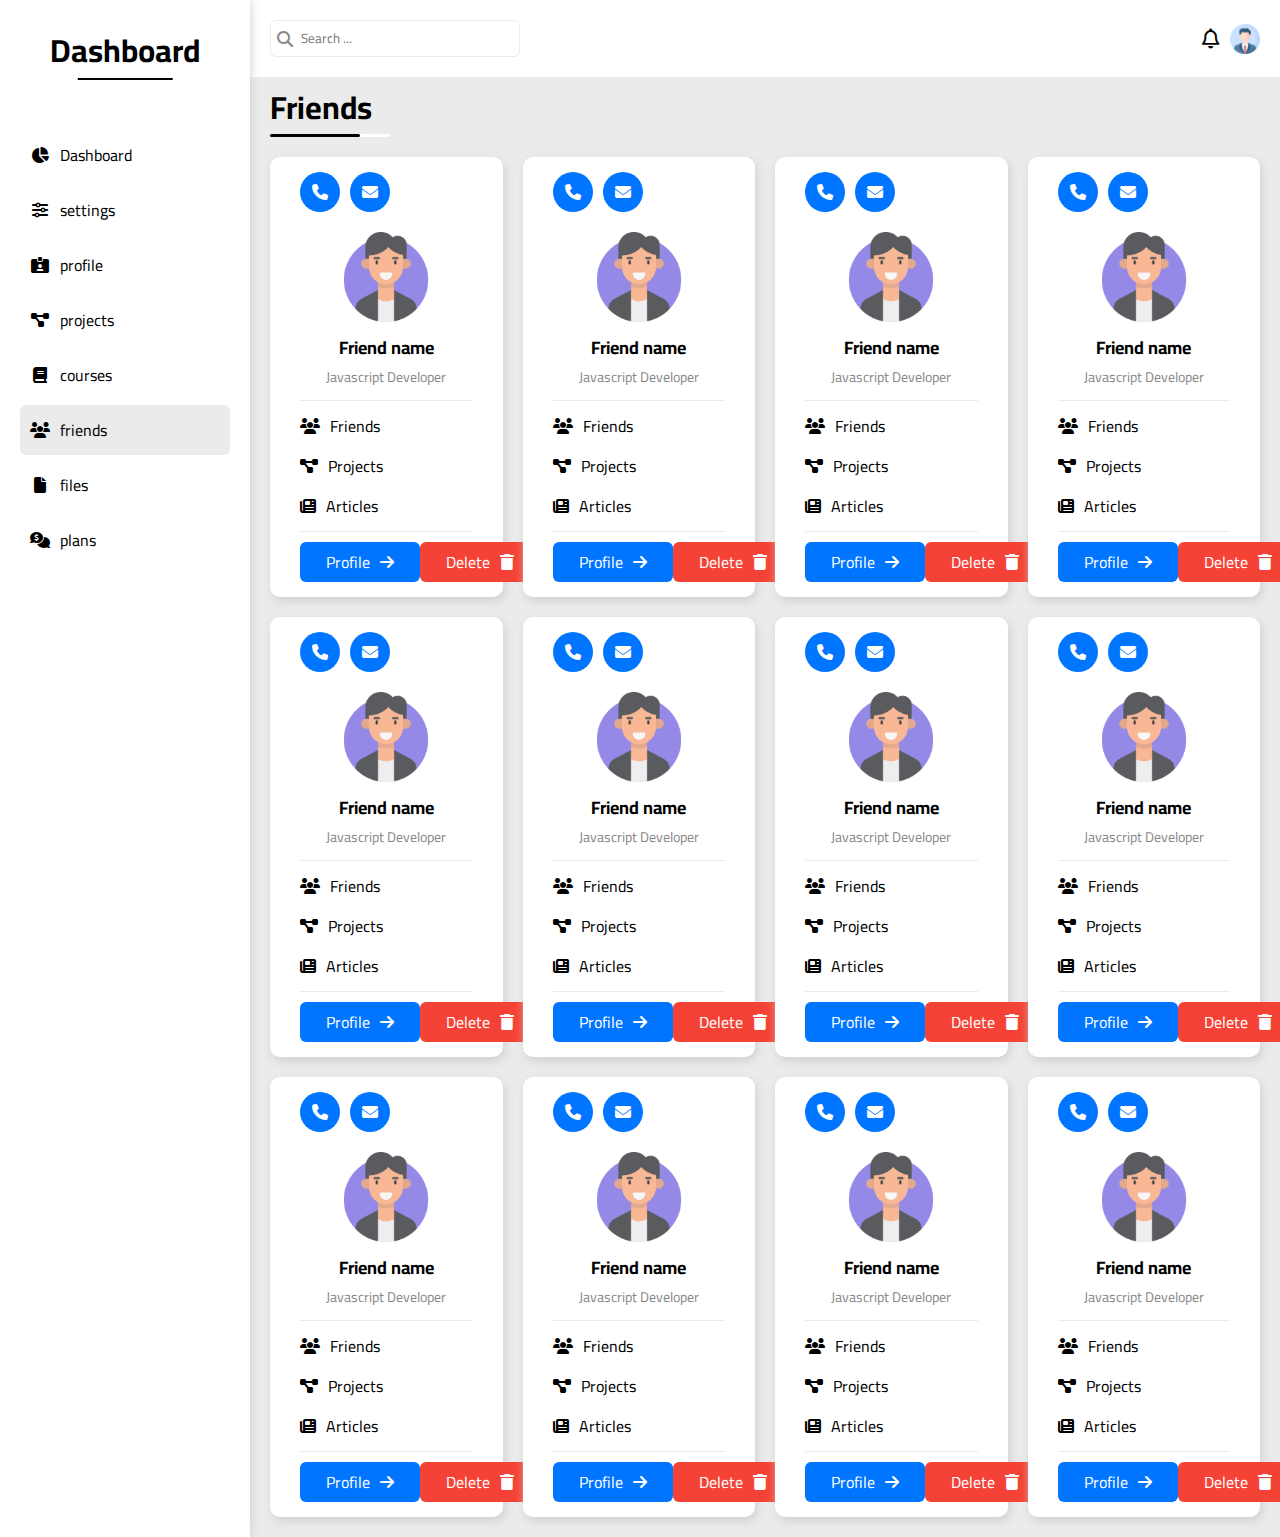
<file: friends.html>
<!DOCTYPE html>
<html lang="en">

<head>
    <meta charset="UTF-8">
    <meta name="viewport" content="width=device-width, initial-scale=1.0">
    <title>Friends</title>
    <link rel="stylesheet" type="text/css" href="css/framework.css" />
    <link rel="stylesheet" type="text/css" href="css/fontawesome.min.css" />
    <link rel="stylesheet" type="text/css" href="css/main.css" />
</head>

<body>
    <div class="page">
        <!-- SideBar -->
        <aside class="bg-white p-20 sidebar">
            <h1 class="text-center">Dashboard</h1>
            <ul>
                <li class="mb-5">
                    <a href="index.html">
                        <i class="fa-solid fa-chart-pie fa-fw"></i>
                        <span class="hide-mob">Dashboard</span>
                    </a>
                </li>
                <li class="mb-5">
                    <a href="settings.html">
                        <i class="fa-solid fa-sliders fa-fw"></i>
                        <span class="hide-mob">settings</span>
                    </a>
                </li>
                <li class="mb-5">
                    <a href="profile.html">
                        <i class="fa-solid fa-id-card-clip fa-fw"></i>
                        <span class="hide-mob">profile</span>
                    </a>
                </li>
                <li class="mb-5">
                    <a href="projects.html" >
                        <i class="fa-solid fa-diagram-project fa-fw"></i>
                        <span class="hide-mob">projects</span>
                    </a>
                </li>
                <li class="mb-5">
                    <a href="courses.html">
                        <i class="fa-solid fa-book fa-fw"></i>
                        <span class="hide-mob">courses</span>
                    </a>
                </li>
                <li class="mb-5">
                    <a href="friends.html" class="active">
                        <i class="fa-solid fa-users fa-fw"></i>
                        <span class="hide-mob">friends</span>
                    </a>
                </li>
                <li class="mb-5">
                    <a href="files.html">
                        <i class="fa-solid fa-file fa-fw"></i>
                        <span class="hide-mob">files</span>
                    </a>
                </li>
                <li class="mb-5">
                    <a href="plans.html">
                        <i class="fa-solid fa-comments-dollar fa-fw"></i>
                        <span class="hide-mob">plans</span>
                    </a>
                </li>
            </ul>
        </aside>

        <!-- Content -->
        <div class="content">
            <!-- Header -->
            <header class="p-20 header dis-flex-align-center-just-between bg-white">
                <div class="search pos-rel">
                    <i class="fa-solid fa-magnifying-glass pos-abs"></i>
                    <input type="text" placeholder="Search ... " />
                </div>
                <div class="icons dis-flex align-center">
                    <i class="fa-regular fa-bell"></i>
                    <img class="profile" src="imgs/profile.png" />
                </div>
            </header>
            <!-- Page-title -->
            <h1 class="pl-20 pr-20 page-title pos-rel">Friends</h1>
            <!-- Wrapper -->
            <div class=" p-20 friends-wrap five-cards">
                <div class="card">
                    <div class="friend">
                        <div class="icons">
                            <i class="fa-solid fa-phone"></i>
                            <i class="fa-solid fa-envelope"></i>
                        </div>
                        <div class="profile">
                            <img src="imgs/users/005-bussiness-man.png">
                            <p class="name">Friend name</p>
                            <p class="title">Javascript Developer</p>
                        </div>
                        <div class="data">
                            <div class="item dis-flex align-center">
                                <i class="fa-solid fa-users"></i>
                                <span>Friends</span>
                            </div>
                            <div class="item dis-flex align-center">
                                <i class="fa-solid fa-diagram-project"></i>
                                <span>Projects</span>
                            </div>
                            <div class="item dis-flex align-center">
                                <i class="fa-solid fa-newspaper"></i>
                                <span>Articles</span>
                            </div>
                        </div>
                        <div class="btns dis-flex-align-center-just-between">
                            <a href="#" class="btn-shape dis-flex blue">Profile <i class="fa-solid fa-arrow-right ml-10"></i></a>
                            <a href="#" class="btn-shape dis-flex red">Delete <i class="fa-solid fa-trash ml-10"></i></a>
                        </div>
                    </div>
                </div>
                <div class="card">
                    <div class="friend">
                        <div class="icons">
                            <i class="fa-solid fa-phone"></i>
                            <i class="fa-solid fa-envelope"></i>
                        </div>
                        <div class="profile">
                            <img src="imgs/users/005-bussiness-man.png">
                            <p class="name">Friend name</p>
                            <p class="title">Javascript Developer</p>
                        </div>
                        <div class="data">
                            <div class="item dis-flex align-center">
                                <i class="fa-solid fa-users"></i>
                                <span>Friends</span>
                            </div>
                            <div class="item dis-flex align-center">
                                <i class="fa-solid fa-diagram-project"></i>
                                <span>Projects</span>
                            </div>
                            <div class="item dis-flex align-center">
                                <i class="fa-solid fa-newspaper"></i>
                                <span>Articles</span>
                            </div>
                        </div>
                        <div class="btns dis-flex-align-center-just-between">
                            <a href="#" class="btn-shape dis-flex blue">Profile <i class="fa-solid fa-arrow-right ml-10"></i></a>
                            <a href="#" class="btn-shape dis-flex red">Delete <i class="fa-solid fa-trash ml-10"></i></a>
                        </div>
                    </div>
                </div>
                <div class="card">
                    <div class="friend">
                        <div class="icons">
                            <i class="fa-solid fa-phone"></i>
                            <i class="fa-solid fa-envelope"></i>
                        </div>
                        <div class="profile">
                            <img src="imgs/users/005-bussiness-man.png">
                            <p class="name">Friend name</p>
                            <p class="title">Javascript Developer</p>
                        </div>
                        <div class="data">
                            <div class="item dis-flex align-center">
                                <i class="fa-solid fa-users"></i>
                                <span>Friends</span>
                            </div>
                            <div class="item dis-flex align-center">
                                <i class="fa-solid fa-diagram-project"></i>
                                <span>Projects</span>
                            </div>
                            <div class="item dis-flex align-center">
                                <i class="fa-solid fa-newspaper"></i>
                                <span>Articles</span>
                            </div>
                        </div>
                        <div class="btns dis-flex-align-center-just-between">
                            <a href="#" class="btn-shape dis-flex blue">Profile <i class="fa-solid fa-arrow-right ml-10"></i></a>
                            <a href="#" class="btn-shape dis-flex red">Delete <i class="fa-solid fa-trash ml-10"></i></a>
                        </div>
                    </div>
                </div>
                <div class="card">
                    <div class="friend">
                        <div class="icons">
                            <i class="fa-solid fa-phone"></i>
                            <i class="fa-solid fa-envelope"></i>
                        </div>
                        <div class="profile">
                            <img src="imgs/users/005-bussiness-man.png">
                            <p class="name">Friend name</p>
                            <p class="title">Javascript Developer</p>
                        </div>
                        <div class="data">
                            <div class="item dis-flex align-center">
                                <i class="fa-solid fa-users"></i>
                                <span>Friends</span>
                            </div>
                            <div class="item dis-flex align-center">
                                <i class="fa-solid fa-diagram-project"></i>
                                <span>Projects</span>
                            </div>
                            <div class="item dis-flex align-center">
                                <i class="fa-solid fa-newspaper"></i>
                                <span>Articles</span>
                            </div>
                        </div>
                        <div class="btns dis-flex-align-center-just-between">
                            <a href="#" class="btn-shape dis-flex blue">Profile <i class="fa-solid fa-arrow-right ml-10"></i></a>
                            <a href="#" class="btn-shape dis-flex red">Delete <i class="fa-solid fa-trash ml-10"></i></a>
                        </div>
                    </div>
                </div>
                <div class="card">
                    <div class="friend">
                        <div class="icons">
                            <i class="fa-solid fa-phone"></i>
                            <i class="fa-solid fa-envelope"></i>
                        </div>
                        <div class="profile">
                            <img src="imgs/users/005-bussiness-man.png">
                            <p class="name">Friend name</p>
                            <p class="title">Javascript Developer</p>
                        </div>
                        <div class="data">
                            <div class="item dis-flex align-center">
                                <i class="fa-solid fa-users"></i>
                                <span>Friends</span>
                            </div>
                            <div class="item dis-flex align-center">
                                <i class="fa-solid fa-diagram-project"></i>
                                <span>Projects</span>
                            </div>
                            <div class="item dis-flex align-center">
                                <i class="fa-solid fa-newspaper"></i>
                                <span>Articles</span>
                            </div>
                        </div>
                        <div class="btns dis-flex-align-center-just-between">
                            <a href="#" class="btn-shape dis-flex blue">Profile <i class="fa-solid fa-arrow-right ml-10"></i></a>
                            <a href="#" class="btn-shape dis-flex red">Delete <i class="fa-solid fa-trash ml-10"></i></a>
                        </div>
                    </div>
                </div>
                <div class="card">
                    <div class="friend">
                        <div class="icons">
                            <i class="fa-solid fa-phone"></i>
                            <i class="fa-solid fa-envelope"></i>
                        </div>
                        <div class="profile">
                            <img src="imgs/users/005-bussiness-man.png">
                            <p class="name">Friend name</p>
                            <p class="title">Javascript Developer</p>
                        </div>
                        <div class="data">
                            <div class="item dis-flex align-center">
                                <i class="fa-solid fa-users"></i>
                                <span>Friends</span>
                            </div>
                            <div class="item dis-flex align-center">
                                <i class="fa-solid fa-diagram-project"></i>
                                <span>Projects</span>
                            </div>
                            <div class="item dis-flex align-center">
                                <i class="fa-solid fa-newspaper"></i>
                                <span>Articles</span>
                            </div>
                        </div>
                        <div class="btns dis-flex-align-center-just-between">
                            <a href="#" class="btn-shape dis-flex blue">Profile <i class="fa-solid fa-arrow-right ml-10"></i></a>
                            <a href="#" class="btn-shape dis-flex red">Delete <i class="fa-solid fa-trash ml-10"></i></a>
                        </div>
                    </div>
                </div>
                <div class="card">
                    <div class="friend">
                        <div class="icons">
                            <i class="fa-solid fa-phone"></i>
                            <i class="fa-solid fa-envelope"></i>
                        </div>
                        <div class="profile">
                            <img src="imgs/users/005-bussiness-man.png">
                            <p class="name">Friend name</p>
                            <p class="title">Javascript Developer</p>
                        </div>
                        <div class="data">
                            <div class="item dis-flex align-center">
                                <i class="fa-solid fa-users"></i>
                                <span>Friends</span>
                            </div>
                            <div class="item dis-flex align-center">
                                <i class="fa-solid fa-diagram-project"></i>
                                <span>Projects</span>
                            </div>
                            <div class="item dis-flex align-center">
                                <i class="fa-solid fa-newspaper"></i>
                                <span>Articles</span>
                            </div>
                        </div>
                        <div class="btns dis-flex-align-center-just-between">
                            <a href="#" class="btn-shape dis-flex blue">Profile <i class="fa-solid fa-arrow-right ml-10"></i></a>
                            <a href="#" class="btn-shape dis-flex red">Delete <i class="fa-solid fa-trash ml-10"></i></a>
                        </div>
                    </div>
                </div>
                <div class="card">
                    <div class="friend">
                        <div class="icons">
                            <i class="fa-solid fa-phone"></i>
                            <i class="fa-solid fa-envelope"></i>
                        </div>
                        <div class="profile">
                            <img src="imgs/users/005-bussiness-man.png">
                            <p class="name">Friend name</p>
                            <p class="title">Javascript Developer</p>
                        </div>
                        <div class="data">
                            <div class="item dis-flex align-center">
                                <i class="fa-solid fa-users"></i>
                                <span>Friends</span>
                            </div>
                            <div class="item dis-flex align-center">
                                <i class="fa-solid fa-diagram-project"></i>
                                <span>Projects</span>
                            </div>
                            <div class="item dis-flex align-center">
                                <i class="fa-solid fa-newspaper"></i>
                                <span>Articles</span>
                            </div>
                        </div>
                        <div class="btns dis-flex-align-center-just-between">
                            <a href="#" class="btn-shape dis-flex blue">Profile <i class="fa-solid fa-arrow-right ml-10"></i></a>
                            <a href="#" class="btn-shape dis-flex red">Delete <i class="fa-solid fa-trash ml-10"></i></a>
                        </div>
                    </div>
                </div>
                <div class="card">
                    <div class="friend">
                        <div class="icons">
                            <i class="fa-solid fa-phone"></i>
                            <i class="fa-solid fa-envelope"></i>
                        </div>
                        <div class="profile">
                            <img src="imgs/users/005-bussiness-man.png">
                            <p class="name">Friend name</p>
                            <p class="title">Javascript Developer</p>
                        </div>
                        <div class="data">
                            <div class="item dis-flex align-center">
                                <i class="fa-solid fa-users"></i>
                                <span>Friends</span>
                            </div>
                            <div class="item dis-flex align-center">
                                <i class="fa-solid fa-diagram-project"></i>
                                <span>Projects</span>
                            </div>
                            <div class="item dis-flex align-center">
                                <i class="fa-solid fa-newspaper"></i>
                                <span>Articles</span>
                            </div>
                        </div>
                        <div class="btns dis-flex-align-center-just-between">
                            <a href="#" class="btn-shape dis-flex blue">Profile <i class="fa-solid fa-arrow-right ml-10"></i></a>
                            <a href="#" class="btn-shape dis-flex red">Delete <i class="fa-solid fa-trash ml-10"></i></a>
                        </div>
                    </div>
                </div>
                <div class="card">
                    <div class="friend">
                        <div class="icons">
                            <i class="fa-solid fa-phone"></i>
                            <i class="fa-solid fa-envelope"></i>
                        </div>
                        <div class="profile">
                            <img src="imgs/users/005-bussiness-man.png">
                            <p class="name">Friend name</p>
                            <p class="title">Javascript Developer</p>
                        </div>
                        <div class="data">
                            <div class="item dis-flex align-center">
                                <i class="fa-solid fa-users"></i>
                                <span>Friends</span>
                            </div>
                            <div class="item dis-flex align-center">
                                <i class="fa-solid fa-diagram-project"></i>
                                <span>Projects</span>
                            </div>
                            <div class="item dis-flex align-center">
                                <i class="fa-solid fa-newspaper"></i>
                                <span>Articles</span>
                            </div>
                        </div>
                        <div class="btns dis-flex-align-center-just-between">
                            <a href="#" class="btn-shape dis-flex blue">Profile <i class="fa-solid fa-arrow-right ml-10"></i></a>
                            <a href="#" class="btn-shape dis-flex red">Delete <i class="fa-solid fa-trash ml-10"></i></a>
                        </div>
                    </div>
                </div>
                <div class="card">
                    <div class="friend">
                        <div class="icons">
                            <i class="fa-solid fa-phone"></i>
                            <i class="fa-solid fa-envelope"></i>
                        </div>
                        <div class="profile">
                            <img src="imgs/users/005-bussiness-man.png">
                            <p class="name">Friend name</p>
                            <p class="title">Javascript Developer</p>
                        </div>
                        <div class="data">
                            <div class="item dis-flex align-center">
                                <i class="fa-solid fa-users"></i>
                                <span>Friends</span>
                            </div>
                            <div class="item dis-flex align-center">
                                <i class="fa-solid fa-diagram-project"></i>
                                <span>Projects</span>
                            </div>
                            <div class="item dis-flex align-center">
                                <i class="fa-solid fa-newspaper"></i>
                                <span>Articles</span>
                            </div>
                        </div>
                        <div class="btns dis-flex-align-center-just-between">
                            <a href="#" class="btn-shape dis-flex blue">Profile <i class="fa-solid fa-arrow-right ml-10"></i></a>
                            <a href="#" class="btn-shape dis-flex red">Delete <i class="fa-solid fa-trash ml-10"></i></a>
                        </div>
                    </div>
                </div>                <div class="card">
                    <div class="friend">
                        <div class="icons">
                            <i class="fa-solid fa-phone"></i>
                            <i class="fa-solid fa-envelope"></i>
                        </div>
                        <div class="profile">
                            <img src="imgs/users/005-bussiness-man.png">
                            <p class="name">Friend name</p>
                            <p class="title">Javascript Developer</p>
                        </div>
                        <div class="data">
                            <div class="item dis-flex align-center">
                                <i class="fa-solid fa-users"></i>
                                <span>Friends</span>
                            </div>
                            <div class="item dis-flex align-center">
                                <i class="fa-solid fa-diagram-project"></i>
                                <span>Projects</span>
                            </div>
                            <div class="item dis-flex align-center">
                                <i class="fa-solid fa-newspaper"></i>
                                <span>Articles</span>
                            </div>
                        </div>
                        <div class="btns dis-flex-align-center-just-between">
                            <a href="#" class="btn-shape dis-flex blue">Profile <i class="fa-solid fa-arrow-right ml-10"></i></a>
                            <a href="#" class="btn-shape dis-flex red">Delete <i class="fa-solid fa-trash ml-10"></i></a>
                        </div>
                    </div>
                </div>
                
            </div>
        </div>
    </div>
</body>

</html>
</file>
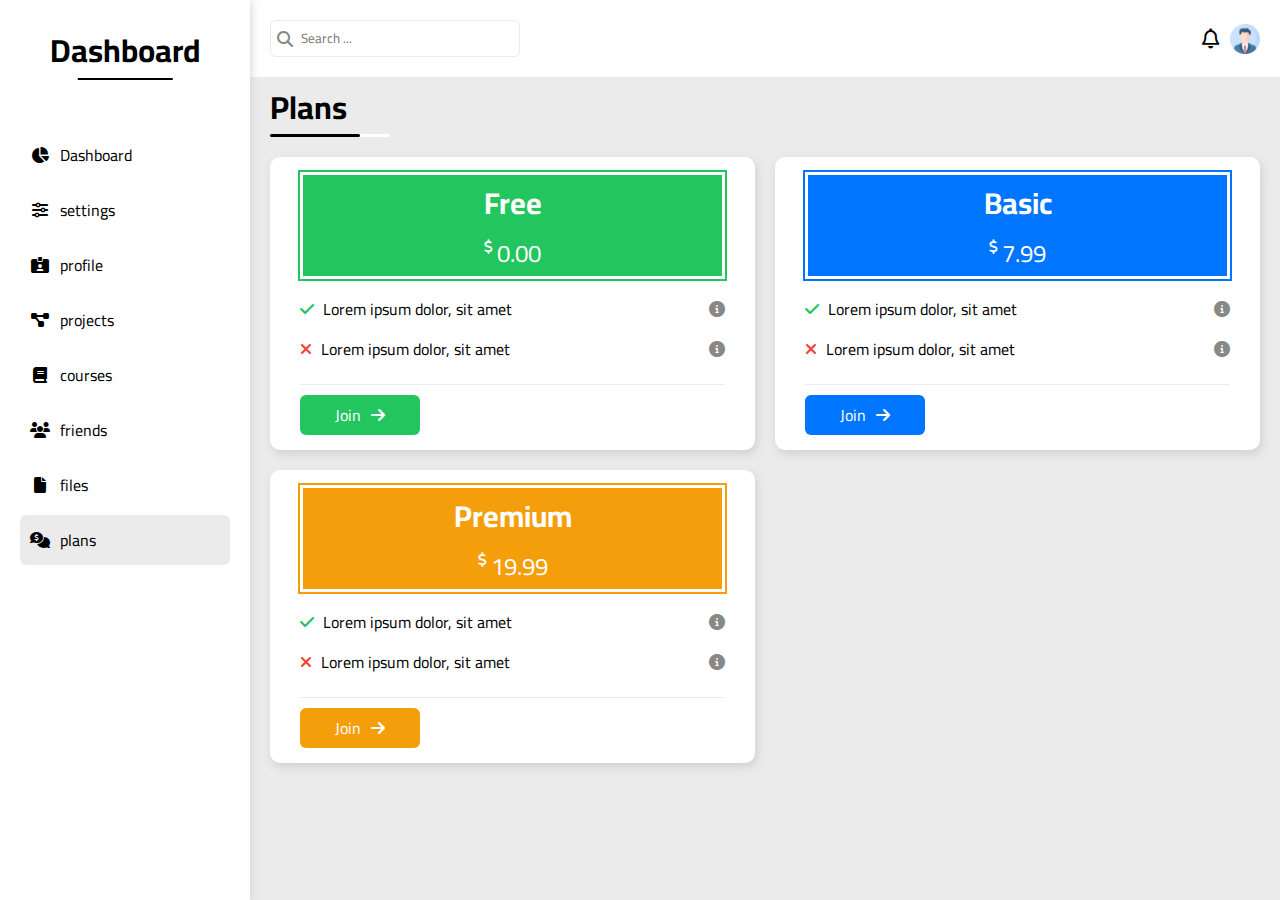
<file: plans.html>
<!DOCTYPE html>
<html lang="en">

<head>
    <meta charset="UTF-8">
    <meta name="viewport" content="width=device-width, initial-scale=1.0">
    <title>Plans</title>
    <link rel="stylesheet" type="text/css" href="css/framework.css" />
    <link rel="stylesheet" type="text/css" href="css/fontawesome.min.css" />
    <link rel="stylesheet" type="text/css" href="css/main.css" />
</head>

<body>
    <div class="page">
        <!-- SideBar -->
        <aside class="bg-white p-20 sidebar">
            <h1 class="text-center">Dashboard</h1>
            <ul>
                <li class="mb-5">
                    <a href="index.html">
                        <i class="fa-solid fa-chart-pie fa-fw"></i>
                        <span class="hide-mob">Dashboard</span>
                    </a>
                </li>
                <li class="mb-5">
                    <a href="settings.html" >
                        <i class="fa-solid fa-sliders fa-fw"></i>
                        <span class="hide-mob">settings</span>
                    </a>
                </li>
                <li class="mb-5">
                    <a href="profile.html">
                        <i class="fa-solid fa-id-card-clip fa-fw"></i>
                        <span class="hide-mob">profile</span>
                    </a>
                </li>
                <li class="mb-5">
                    <a href="projects.html">
                        <i class="fa-solid fa-diagram-project fa-fw"></i>
                        <span class="hide-mob">projects</span>
                    </a>
                </li>
                <li class="mb-5">
                    <a href="courses.html">
                        <i class="fa-solid fa-book fa-fw"></i>
                        <span class="hide-mob">courses</span>
                    </a>
                </li>
                <li class="mb-5">
                    <a href="friends.html">
                        <i class="fa-solid fa-users fa-fw"></i>
                        <span class="hide-mob">friends</span>
                    </a>
                </li>
                <li class="mb-5">
                    <a href="files.html">
                        <i class="fa-solid fa-file fa-fw"></i>
                        <span class="hide-mob">files</span>
                    </a>
                </li>
                <li class="mb-5">
                    <a href="plans.html" class="active">
                        <i class="fa-solid fa-comments-dollar fa-fw"></i>
                        <span class="hide-mob">plans</span>
                    </a>
                </li>
            </ul>
        </aside>

        <!-- Content -->
        <div class="content">
            <!-- Header -->
            <header class="p-20 header dis-flex-align-center-just-between bg-white">
                <div class="search pos-rel">
                    <i class="fa-solid fa-magnifying-glass pos-abs"></i>
                    <input type="text" placeholder="Search ... " />
                </div>
                <div class="icons dis-flex align-center">
                    <i class="fa-regular fa-bell"></i>
                    <img class="profile" src="imgs/profile.png" />
                </div>
            </header>
            <!-- Page-title -->
            <h1 class="pl-20 pr-20 page-title pos-rel">Plans</h1>
            <!-- Wrapper -->
            <div class="wrapper p-20 plans">
                <div class="card">
                    <div class="green">
                        <div class="top">
                            <p class="name">Free</p>
                            <p class="prize"><i class="fa-solid fa-dollar-sign"></i> <span>0.00</span></p>
                           </div>
                           <div class="features">
                            <div class="item dis-flex-align-center-just-between">
                                <div class="left">
                                    <i class="fa-solid fa-check"></i>
                                    <span>Lorem ipsum dolor, sit amet </span>
                                </div>
                                <div class="right">
                                    <i class="fa-solid fa-circle-info"></i>
                                </div>
                            </div>
                            <div class="item dis-flex-align-center-just-between">
                                <div class="left">
                                    <i class="fa-solid fa-xmark"></i>
                                    <span>Lorem ipsum dolor, sit amet </span>
                                </div>
                                <div class="right">
                                    <i class="fa-solid fa-circle-info"></i>
                                </div>
                            </div>
                           </div>
                           <div class="bottom">
                            <a href="#" class="btn-shape dis-flex green">Join <i class="fa-solid fa-arrow-right ml-10"></i></a>
                           </div>
                    </div>
                </div>
                <div class="card">
                    <div class="blue">
                        <div class="top">
                            <p class="name">Basic</p>
                            <p class="prize"><i class="fa-solid fa-dollar-sign"></i> <span>7.99</span></p>
                           </div>
                           <div class="features">
                            <div class="item dis-flex-align-center-just-between">
                                <div class="left">
                                    <i class="fa-solid fa-check"></i>
                                    <span>Lorem ipsum dolor, sit amet </span>
                                </div>
                                <div class="right">
                                    <i class="fa-solid fa-circle-info"></i>
                                </div>
                            </div>
                            <div class="item dis-flex-align-center-just-between">
                                <div class="left">
                                    <i class="fa-solid fa-xmark"></i>
                                    <span>Lorem ipsum dolor, sit amet </span>
                                </div>
                                <div class="right">
                                    <i class="fa-solid fa-circle-info"></i>
                                </div>
                            </div>
                           </div>
                           <div class="bottom">
                            <a href="#" class="btn-shape dis-flex blue">Join <i class="fa-solid fa-arrow-right ml-10"></i></a>
                           </div>
                    </div>
                </div>
                <div class="card">
                    <div class="orange">
                        <div class="top">
                            <p class="name">Premium</p>
                            <p class="prize"><i class="fa-solid fa-dollar-sign"></i> <span>19.99</span></p>
                           </div>
                           <div class="features">
                            <div class="item dis-flex-align-center-just-between">
                                <div class="left">
                                    <i class="fa-solid fa-check"></i>
                                    <span>Lorem ipsum dolor, sit amet </span>
                                </div>
                                <div class="right">
                                    <i class="fa-solid fa-circle-info"></i>
                                </div>
                            </div>
                            <div class="item dis-flex-align-center-just-between">
                                <div class="left">
                                    <i class="fa-solid fa-xmark"></i>
                                    <span>Lorem ipsum dolor, sit amet </span>
                                </div>
                                <div class="right">
                                    <i class="fa-solid fa-circle-info"></i>
                                </div>
                            </div>
                           </div>
                           <div class="bottom">
                            <a href="#" class="btn-shape dis-flex orange">Join <i class="fa-solid fa-arrow-right ml-10"></i></a>
                           </div>
                    </div>
                </div>
            </div>
        </div>
    </div>
</body>

</html>
</file>
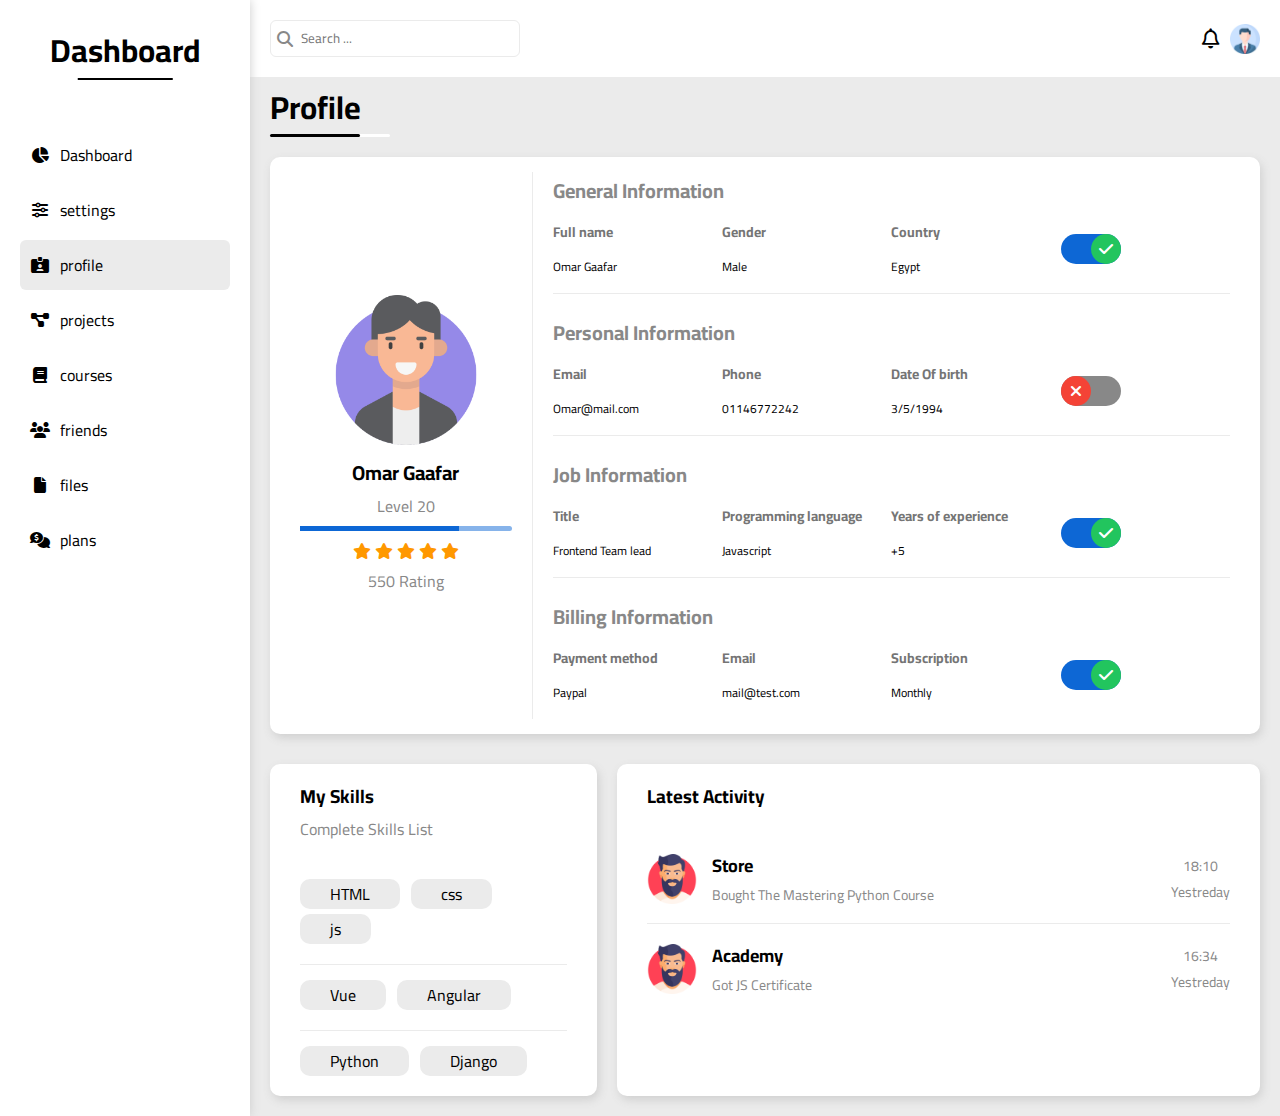
<file: profile.html>
<!DOCTYPE html>
<html lang="en">

<head>
    <meta charset="UTF-8">
    <meta name="viewport" content="width=device-width, initial-scale=1.0">
    <title>Profile</title>
    <link rel="stylesheet" type="text/css" href="css/framework.css" />
    <link rel="stylesheet" type="text/css" href="css/fontawesome.min.css" />
    <link rel="stylesheet" type="text/css" href="css/main.css" />
</head>

<body>
    <div class="page">
        <!-- SideBar -->
        <aside class="bg-white p-20 sidebar">
            <h1 class="text-center">Dashboard</h1>
            <ul>
                <li class="mb-5">
                    <a href="index.html">
                        <i class="fa-solid fa-chart-pie fa-fw"></i>
                        <span class="hide-mob">Dashboard</span>
                    </a>
                </li>
                <li class="mb-5">
                    <a href="settings.html"  >
                        <i class="fa-solid fa-sliders fa-fw"></i>
                        <span class="hide-mob">settings</span>
                    </a>
                </li>
                <li class="mb-5">
                    <a href="profile.html" class="active">
                        <i class="fa-solid fa-id-card-clip fa-fw"></i>
                        <span class="hide-mob">profile</span>
                    </a>
                </li>
                <li class="mb-5">
                    <a href="projects.html">
                        <i class="fa-solid fa-diagram-project fa-fw"></i>
                        <span class="hide-mob">projects</span>
                    </a>
                </li>
                <li class="mb-5">
                    <a href="courses.html">
                        <i class="fa-solid fa-book fa-fw"></i>
                        <span class="hide-mob">courses</span>
                    </a>
                </li>
                <li class="mb-5">
                    <a href="friends.html">
                        <i class="fa-solid fa-users fa-fw"></i>
                        <span class="hide-mob">friends</span>
                    </a>
                </li>
                <li class="mb-5">
                    <a href="files.html">
                        <i class="fa-solid fa-file fa-fw"></i>
                        <span class="hide-mob">files</span>
                    </a>
                </li>
                <li class="mb-5">
                    <a href="plans.html">
                        <i class="fa-solid fa-comments-dollar fa-fw"></i>
                        <span class="hide-mob">plans</span>
                    </a>
                </li>
            </ul>
        </aside>

        <!-- Content -->
        <div class="content">
            <!-- Header -->
            <header class="p-20 header dis-flex-align-center-just-between bg-white">
                <div class="search pos-rel">
                    <i class="fa-solid fa-magnifying-glass pos-abs"></i>
                    <input type="text" placeholder="Search ... " />
                </div>
                <div class="icons dis-flex align-center">
                    <i class="fa-regular fa-bell"></i>
                    <img class="profile" src="imgs/profile.png" />
                </div>
            </header>
            <!-- Page-title -->
            <h1 class="pl-20 pr-20 page-title pos-rel">Profile</h1>
            <!-- Wrapper -->
            <div class="profile p-20">
                <div class="personal-details card dis-flex">
                    <div class="left">
                        <div class="img-wrapper">
                            <img src="imgs/users/005-bussiness-man.png">
                        </div>
                        <p class="name">Omar Gaafar</p>
                        <p class="lvl">Level 20</p>
                        <div class="progress pos-rel">
                            <div class="track"></div>
                            <div class="percentage pos-abs" style="width: 75%;">
                            </div>
                        </div>
                        <div class="stars">
                            <i class="fa-solid fa-star"></i>
                            <i class="fa-solid fa-star"></i>
                            <i class="fa-solid fa-star"></i>
                            <i class="fa-solid fa-star"></i>
                            <i class="fa-solid fa-star"></i>
                        </div>
                        <p class="rating">550 Rating</p>
                    </div>
                    <div class="right">
                        <div class="items">
                            <p class="title">General Information</p>
                            <div class="dis-flex-align-center-just-between">
                                                            <div class="item">
                                <span class="title">Full name</span>
                                <span class="val">Omar Gaafar</span>
                            </div>
                            <div class="item">
                                <span class="title">Gender</span>
                                <span class="val">Male</span>
                            </div>
                            <div class="item">
                                <span class="title">Country</span>
                                <span class="val">Egypt</span>
                            </div>
                            <div class="item">
                                <label class="dis-flex">
                                    <input type="checkbox" class="toggle-checkbox" checked>
                                    <div class="toggle-switch"></div>
                                </label>
                            </div>
                            </div>

                        </div>
                        <div class="items">
                            <p class="title">Personal Information</p>
                            <div class="dis-flex-align-center-just-between">
                                                   <div class="item">
                                <span class="title">Email</span>
                                <span class="val">Omar@mail.com</span>
                            </div>
                            <div class="item">
                                <span class="title">Phone</span>
                                <span class="val">01146772242</span>
                            </div>
                            <div class="item">
                                <span class="title">Date Of birth</span>
                                <span class="val">3/5/1994</span>
                            </div>
                            <div class="item">
                                <label class="dis-flex">
                                    <input type="checkbox" class="toggle-checkbox">
                                    <div class="toggle-switch"></div>
                                </label>
                            </div>
                            </div>
         
                        </div>
                        <div class="items">
                            <p class="title">Job Information</p>
                            <div class="dis-flex-align-center-just-between">
                                            <div class="item">
                                <span class="title">Title</span>
                                <span class="val">Frontend Team lead</span>
                            </div>
                            <div class="item">
                                <span class="title">Programming language</span>
                                <span class="val">Javascript</span>
                            </div>
                            <div class="item">
                                <span class="title">Years of experience</span>
                                <span class="val">+5</span>
                            </div>
                            <div class="item">
                                <label class="dis-flex">
                                    <input type="checkbox" class="toggle-checkbox" checked>
                                    <div class="toggle-switch"></div>
                                </label>
                            </div>
                            </div>
                
                        </div>
                        <div class="items">
                            <p class="title">Billing Information</p>
                            <div class="dis-flex-align-center-just-between">
                                                  <div class="item">
                                <span class="title">Payment method</span>
                                <span class="val">Paypal</span>
                            </div>
                            <div class="item">
                                <span class="title">Email</span>
                                <span class="val">mail@test.com</span>
                            </div>
                            <div class="item">
                                <span class="title">Subscription</span>
                                <span class="val">Monthly</span>
                            </div>
                            <div class="item">
                                <label class="dis-flex">
                                    <input type="checkbox" class="toggle-checkbox" checked>
                                    <div class="toggle-switch"></div>
                                </label>
                            </div>
                            </div>
          
                        </div>
                    </div>
                </div>
                <div class="wrapper">
                    <div class="card">
                        <div class="skills">
                            <h3 class="card-title">My Skills</h3>
                            <p class="card-desc">Complete Skills List </p>
                            <div class="row">
                                <span>HTML</span>
                                <span>css</span>
                                <span>js</span>
                            </div>
                            <div class="row">
                                <span>Vue</span>
                                <span>Angular</span>
                            </div>
                            <div class="row">
                                <span>Python</span>
                                <span>Django</span>
                            </div>
                        </div>
                    </div>
                    <div class="card">
                        <div class="activities">
                            <h3 class="card-title">Latest Activity</h3>
                            <p class="card-desc"></p>
                            <div class="item">
                                <div class="left">
                                    <img src="imgs/users/001-man.png">
                                    <div class="data">
                                        <p class="title">Store</p>
                                        <p class="desc">Bought The Mastering Python Course</p>
                                    </div>
                                </div>
                                <div class="right">
                                    <p class="clock">18:10</p>
                                    <p class="day">Yestreday</p>
                                </div>
                            </div>
                            <div class="item">
                                <div class="left">
                                    <img src="imgs/users/001-man.png">
                                    <div class="data">
                                        <p class="title">Academy</p>
                                        <p class="desc">Got JS Certificate</p>
                                    </div>
                                </div>
                                <div class="right">
                                    <p class="clock">16:34</p>
                                    <p class="day">Yestreday</p>
                                </div>
                            </div>
                        </div>
                    </div>
                </div>
            </div>
        </div>
    </div>
</body>

</html>
</file>
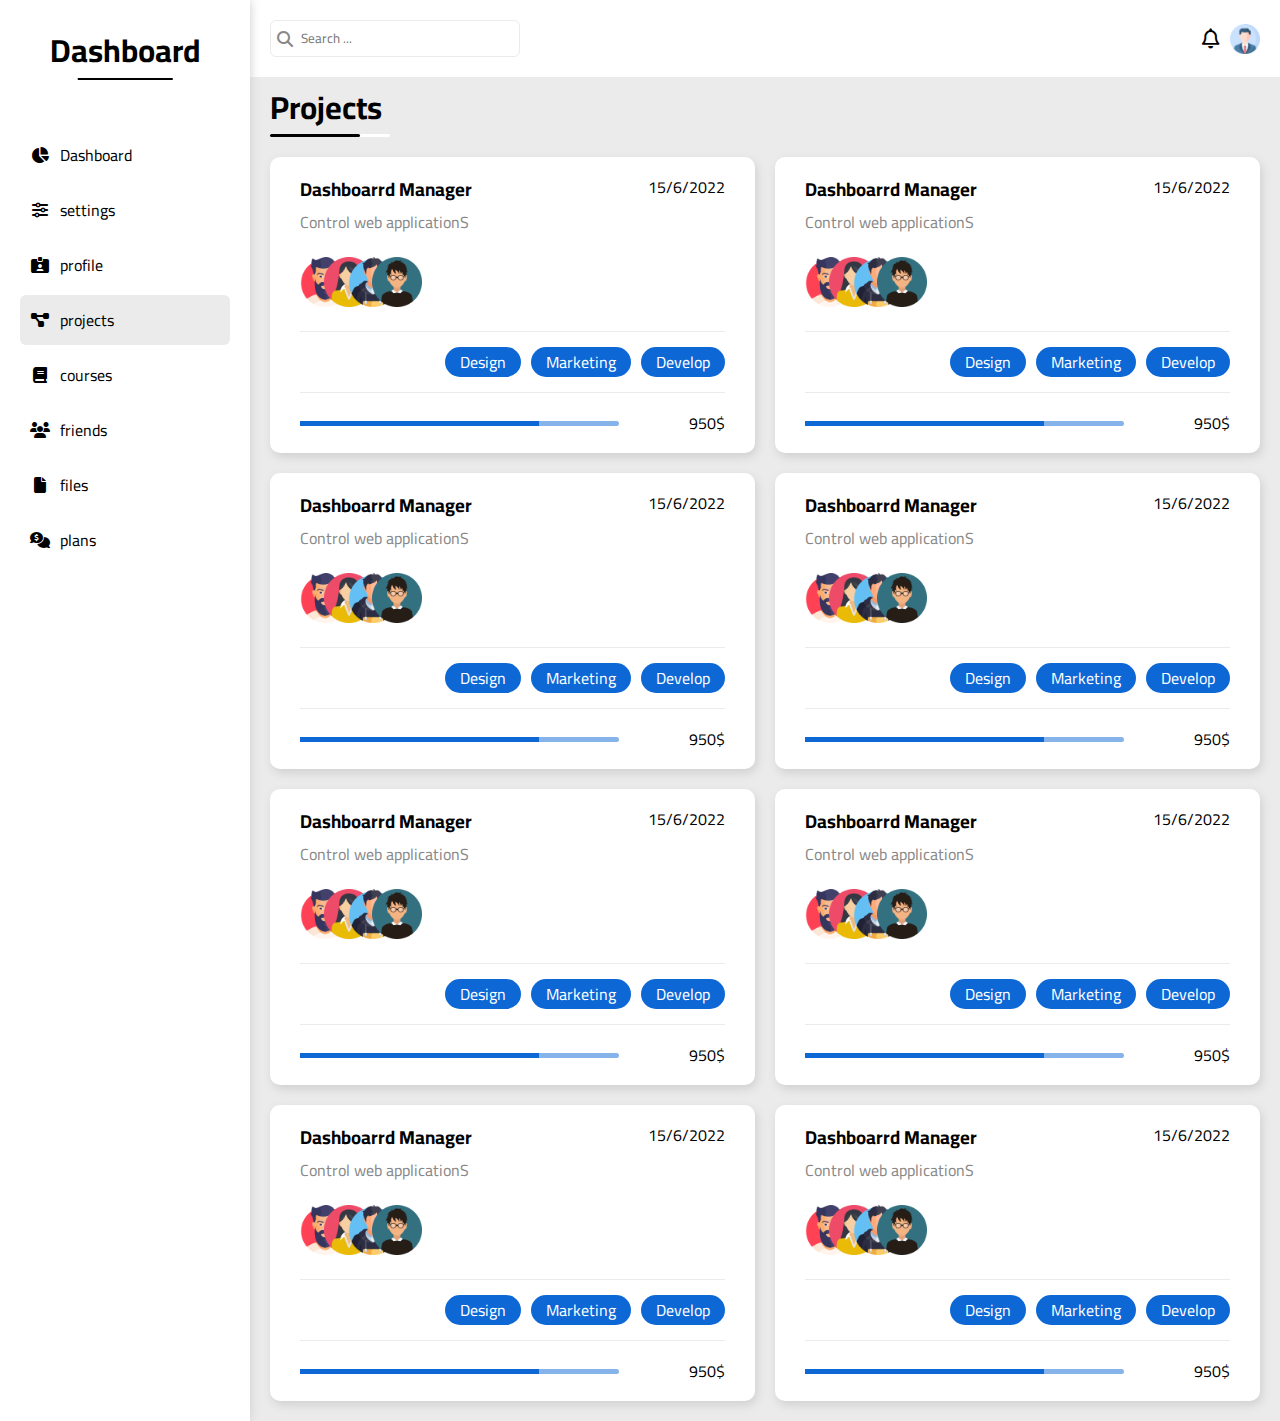
<file: projects.html>
<!DOCTYPE html>
<html lang="en">

<head>
    <meta charset="UTF-8">
    <meta name="viewport" content="width=device-width, initial-scale=1.0">
    <title>Projects</title>
    <link rel="stylesheet" type="text/css" href="css/framework.css" />
    <link rel="stylesheet" type="text/css" href="css/fontawesome.min.css" />
    <link rel="stylesheet" type="text/css" href="css/main.css" />
</head>

<body>
    <div class="page">
        <!-- SideBar -->
        <aside class="bg-white p-20 sidebar">
            <h1 class="text-center">Dashboard</h1>
            <ul>
                <li class="mb-5">
                    <a href="index.html">
                        <i class="fa-solid fa-chart-pie fa-fw"></i>
                        <span class="hide-mob">Dashboard</span>
                    </a>
                </li>
                <li class="mb-5">
                    <a href="settings.html">
                        <i class="fa-solid fa-sliders fa-fw"></i>
                        <span class="hide-mob">settings</span>
                    </a>
                </li>
                <li class="mb-5">
                    <a href="profile.html">
                        <i class="fa-solid fa-id-card-clip fa-fw"></i>
                        <span class="hide-mob">profile</span>
                    </a>
                </li>
                <li class="mb-5">
                    <a href="projects.html"  class="active">
                        <i class="fa-solid fa-diagram-project fa-fw"></i>
                        <span class="hide-mob">projects</span>
                    </a>
                </li>
                <li class="mb-5">
                    <a href="courses.html">
                        <i class="fa-solid fa-book fa-fw"></i>
                        <span class="hide-mob">courses</span>
                    </a>
                </li>
                <li class="mb-5">
                    <a href="friends.html">
                        <i class="fa-solid fa-users fa-fw"></i>
                        <span class="hide-mob">friends</span>
                    </a>
                </li>
                <li class="mb-5">
                    <a href="files.html">
                        <i class="fa-solid fa-file fa-fw"></i>
                        <span class="hide-mob">files</span>
                    </a>
                </li>
                <li class="mb-5">
                    <a href="plans.html">
                        <i class="fa-solid fa-comments-dollar fa-fw"></i>
                        <span class="hide-mob">plans</span>
                    </a>
                </li>
            </ul>
        </aside>

        <!-- Content -->
        <div class="content">
            <!-- Header -->
            <header class="p-20 header dis-flex-align-center-just-between bg-white">
                <div class="search pos-rel">
                    <i class="fa-solid fa-magnifying-glass pos-abs"></i>
                    <input type="text" placeholder="Search ... " />
                </div>
                <div class="icons dis-flex align-center">
                    <i class="fa-regular fa-bell"></i>
                    <img class="profile" src="imgs/profile.png" />
                </div>
            </header>
            <!-- Page-title -->
            <h1 class="pl-20 pr-20 page-title pos-rel">Projects</h1>
            <!-- Wrapper -->
            <div class="wrapper p-20 projects-wrap five-cards">
                <div class="card">
                    <div class="project">
                        <div class="top">
                            <div class="left">
                                <h3 class="card-title">Dashboarrd Manager</h3>
                                <p class="card-desc">Control web applicationS</p>
                            </div>
                            <div class="right">
                                <p class="date">15/6/2022</p>
                            </div>
                        </div>
                        <div class="devs">
                            <img src="imgs/users/001-man.png">
                            <img src="imgs/users/002-woman.png">
                            <img src="imgs/users/004-boy.png">
                            <img src="imgs/users/006-user.png">
                        </div>
                        <div class="tags">
                            <p class="tag">Design</p>
                            <p class="tag">Marketing</p>
                            <p class="tag">Develop</p>
                        </div>
                        <div class="bottom">
                            <div class="left">
                                <div class="progress pos-rel">
                                    <div class="track"></div>
                                    <div class="percentage pos-abs" style="width: 75%;">
                                    </div>
                                </div>
                            </div>
                            <div class="right">
                                <p class="price">950$</p>
                            </div>
                        </div>
                    </div>
                </div>
                <div class="card">
                    <div class="project">
                        <div class="top">
                            <div class="left">
                                <h3 class="card-title">Dashboarrd Manager</h3>
                                <p class="card-desc">Control web applicationS</p>
                            </div>
                            <div class="right">
                                <p class="date">15/6/2022</p>
                            </div>
                        </div>
                        <div class="devs">
                            <img src="imgs/users/001-man.png">
                            <img src="imgs/users/002-woman.png">
                            <img src="imgs/users/004-boy.png">
                            <img src="imgs/users/006-user.png">
                        </div>
                        <div class="tags">
                            <p class="tag">Design</p>
                            <p class="tag">Marketing</p>
                            <p class="tag">Develop</p>
                        </div>
                        <div class="bottom">
                            <div class="left">
                                <div class="progress pos-rel">
                                    <div class="track"></div>
                                    <div class="percentage pos-abs" style="width: 75%;">
                                    </div>
                                </div>
                            </div>
                            <div class="right">
                                <p class="price">950$</p>
                            </div>
                        </div>
                    </div>
                </div>
                <div class="card">
                    <div class="project">
                        <div class="top">
                            <div class="left">
                                <h3 class="card-title">Dashboarrd Manager</h3>
                                <p class="card-desc">Control web applicationS</p>
                            </div>
                            <div class="right">
                                <p class="date">15/6/2022</p>
                            </div>
                        </div>
                        <div class="devs">
                            <img src="imgs/users/001-man.png">
                            <img src="imgs/users/002-woman.png">
                            <img src="imgs/users/004-boy.png">
                            <img src="imgs/users/006-user.png">
                        </div>
                        <div class="tags">
                            <p class="tag">Design</p>
                            <p class="tag">Marketing</p>
                            <p class="tag">Develop</p>
                        </div>
                        <div class="bottom">
                            <div class="left">
                                <div class="progress pos-rel">
                                    <div class="track"></div>
                                    <div class="percentage pos-abs" style="width: 75%;">
                                    </div>
                                </div>
                            </div>
                            <div class="right">
                                <p class="price">950$</p>
                            </div>
                        </div>
                    </div>
                </div>
                <div class="card">
                    <div class="project">
                        <div class="top">
                            <div class="left">
                                <h3 class="card-title">Dashboarrd Manager</h3>
                                <p class="card-desc">Control web applicationS</p>
                            </div>
                            <div class="right">
                                <p class="date">15/6/2022</p>
                            </div>
                        </div>
                        <div class="devs">
                            <img src="imgs/users/001-man.png">
                            <img src="imgs/users/002-woman.png">
                            <img src="imgs/users/004-boy.png">
                            <img src="imgs/users/006-user.png">
                        </div>
                        <div class="tags">
                            <p class="tag">Design</p>
                            <p class="tag">Marketing</p>
                            <p class="tag">Develop</p>
                        </div>
                        <div class="bottom">
                            <div class="left">
                                <div class="progress pos-rel">
                                    <div class="track"></div>
                                    <div class="percentage pos-abs" style="width: 75%;">
                                    </div>
                                </div>
                            </div>
                            <div class="right">
                                <p class="price">950$</p>
                            </div>
                        </div>
                    </div>
                </div>
                <div class="card">
                    <div class="project">
                        <div class="top">
                            <div class="left">
                                <h3 class="card-title">Dashboarrd Manager</h3>
                                <p class="card-desc">Control web applicationS</p>
                            </div>
                            <div class="right">
                                <p class="date">15/6/2022</p>
                            </div>
                        </div>
                        <div class="devs">
                            <img src="imgs/users/001-man.png">
                            <img src="imgs/users/002-woman.png">
                            <img src="imgs/users/004-boy.png">
                            <img src="imgs/users/006-user.png">
                        </div>
                        <div class="tags">
                            <p class="tag">Design</p>
                            <p class="tag">Marketing</p>
                            <p class="tag">Develop</p>
                        </div>
                        <div class="bottom">
                            <div class="left">
                                <div class="progress pos-rel">
                                    <div class="track"></div>
                                    <div class="percentage pos-abs" style="width: 75%;">
                                    </div>
                                </div>
                            </div>
                            <div class="right">
                                <p class="price">950$</p>
                            </div>
                        </div>
                    </div>
                </div>
                <div class="card">
                    <div class="project">
                        <div class="top">
                            <div class="left">
                                <h3 class="card-title">Dashboarrd Manager</h3>
                                <p class="card-desc">Control web applicationS</p>
                            </div>
                            <div class="right">
                                <p class="date">15/6/2022</p>
                            </div>
                        </div>
                        <div class="devs">
                            <img src="imgs/users/001-man.png">
                            <img src="imgs/users/002-woman.png">
                            <img src="imgs/users/004-boy.png">
                            <img src="imgs/users/006-user.png">
                        </div>
                        <div class="tags">
                            <p class="tag">Design</p>
                            <p class="tag">Marketing</p>
                            <p class="tag">Develop</p>
                        </div>
                        <div class="bottom">
                            <div class="left">
                                <div class="progress pos-rel">
                                    <div class="track"></div>
                                    <div class="percentage pos-abs" style="width: 75%;">
                                    </div>
                                </div>
                            </div>
                            <div class="right">
                                <p class="price">950$</p>
                            </div>
                        </div>
                    </div>
                </div>
                <div class="card">
                    <div class="project">
                        <div class="top">
                            <div class="left">
                                <h3 class="card-title">Dashboarrd Manager</h3>
                                <p class="card-desc">Control web applicationS</p>
                            </div>
                            <div class="right">
                                <p class="date">15/6/2022</p>
                            </div>
                        </div>
                        <div class="devs">
                            <img src="imgs/users/001-man.png">
                            <img src="imgs/users/002-woman.png">
                            <img src="imgs/users/004-boy.png">
                            <img src="imgs/users/006-user.png">
                        </div>
                        <div class="tags">
                            <p class="tag">Design</p>
                            <p class="tag">Marketing</p>
                            <p class="tag">Develop</p>
                        </div>
                        <div class="bottom">
                            <div class="left">
                                <div class="progress pos-rel">
                                    <div class="track"></div>
                                    <div class="percentage pos-abs" style="width: 75%;">
                                    </div>
                                </div>
                            </div>
                            <div class="right">
                                <p class="price">950$</p>
                            </div>
                        </div>
                    </div>
                </div>
                <div class="card">
                    <div class="project">
                        <div class="top">
                            <div class="left">
                                <h3 class="card-title">Dashboarrd Manager</h3>
                                <p class="card-desc">Control web applicationS</p>
                            </div>
                            <div class="right">
                                <p class="date">15/6/2022</p>
                            </div>
                        </div>
                        <div class="devs">
                            <img src="imgs/users/001-man.png">
                            <img src="imgs/users/002-woman.png">
                            <img src="imgs/users/004-boy.png">
                            <img src="imgs/users/006-user.png">
                        </div>
                        <div class="tags">
                            <p class="tag">Design</p>
                            <p class="tag">Marketing</p>
                            <p class="tag">Develop</p>
                        </div>
                        <div class="bottom">
                            <div class="left">
                                <div class="progress pos-rel">
                                    <div class="track"></div>
                                    <div class="percentage pos-abs" style="width: 75%;">
                                    </div>
                                </div>
                            </div>
                            <div class="right">
                                <p class="price">950$</p>
                            </div>
                        </div>
                    </div>
                </div>
            </div>
        </div>
    </div>
</body>

</html>
</file>
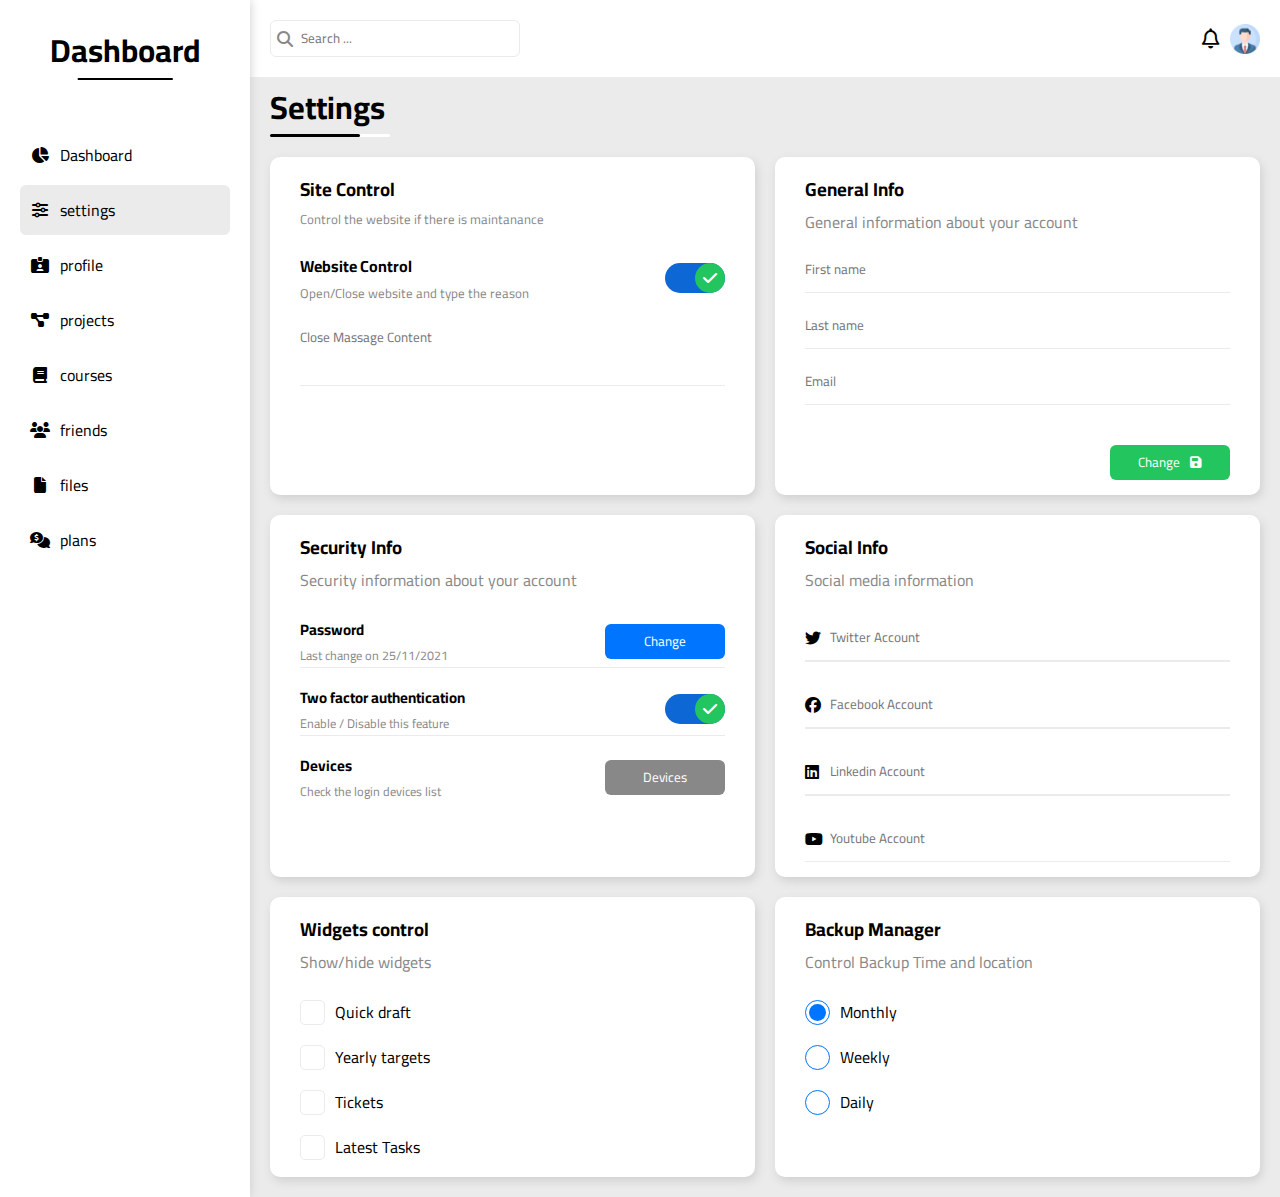
<file: settings.html>
<!DOCTYPE html>
<html lang="en">

<head>
    <meta charset="UTF-8">
    <meta name="viewport" content="width=device-width, initial-scale=1.0">
    <title>Settings</title>
    <link rel="stylesheet" type="text/css" href="css/framework.css" />
    <link rel="stylesheet" type="text/css" href="css/fontawesome.min.css" />
    <link rel="stylesheet" type="text/css" href="css/main.css" />
</head>

<body>
    <div class="page">
        <!-- SideBar -->
        <aside class="bg-white p-20 sidebar">
            <h1 class="text-center">Dashboard</h1>
            <ul>
                <li class="mb-5">
                    <a href="index.html">
                        <i class="fa-solid fa-chart-pie fa-fw"></i>
                        <span class="hide-mob">Dashboard</span>
                    </a>
                </li>
                <li class="mb-5">
                    <a href="settings.html"  class="active">
                        <i class="fa-solid fa-sliders fa-fw"></i>
                        <span class="hide-mob">settings</span>
                    </a>
                </li>
                <li class="mb-5">
                    <a href="profile.html">
                        <i class="fa-solid fa-id-card-clip fa-fw"></i>
                        <span class="hide-mob">profile</span>
                    </a>
                </li>
                <li class="mb-5">
                    <a href="projects.html">
                        <i class="fa-solid fa-diagram-project fa-fw"></i>
                        <span class="hide-mob">projects</span>
                    </a>
                </li>
                <li class="mb-5">
                    <a href="courses.html">
                        <i class="fa-solid fa-book fa-fw"></i>
                        <span class="hide-mob">courses</span>
                    </a>
                </li>
                <li class="mb-5">
                    <a href="friends.html">
                        <i class="fa-solid fa-users fa-fw"></i>
                        <span class="hide-mob">friends</span>
                    </a>
                </li>
                <li class="mb-5">
                    <a href="files.html">
                        <i class="fa-solid fa-file fa-fw"></i>
                        <span class="hide-mob">files</span>
                    </a>
                </li>
                <li class="mb-5">
                    <a href="plans.html">
                        <i class="fa-solid fa-comments-dollar fa-fw"></i>
                        <span class="hide-mob">plans</span>
                    </a>
                </li>
            </ul>
        </aside>

        <!-- Content -->
        <div class="content">
            <!-- Header -->
            <header class="p-20 header dis-flex-align-center-just-between bg-white">
                <div class="search pos-rel">
                    <i class="fa-solid fa-magnifying-glass pos-abs"></i>
                    <input type="text" placeholder="Search ... " />
                </div>
                <div class="icons dis-flex align-center">
                    <i class="fa-regular fa-bell"></i>
                    <img class="profile" src="imgs/profile.png" />
                </div>
            </header>
            <!-- Page-title -->
            <h1 class="pl-20 pr-20 page-title pos-rel">Settings</h1>
            <!-- Wrapper -->
            <div class="wrapper p-20">
                <div class="card">
                    <div class="site-control">
                        <h3 class="card-title">Site Control</h3>
                        <p class="card-desc">Control the website if there is maintanance</p>
                        <div class="wrapper">
                            <div class="top dis-flex-align-center-just-between ">
                                <div class="left">
                                    <h4>Website Control</h4>
                                    <p>Open/Close website and type the reason</p>
                                </div>
                                <div class="right">
                                    <label class="dis-flex">
                                        <input type="checkbox" class="toggle-checkbox" checked>
                                        <div class="toggle-switch"></div>
                                    </label>
                                </div>
                            </div>
                            <div class="bottom mt-20">
                                <textarea placeholder="Close Massage Content"></textarea>
                            </div>
                        </div>
                    </div>
                </div>
                <div class="card">
                    <div class="">
                        <h3 class="card-title">General Info</h3>
                        <p class="card-desc">General information about your account </p>
                        <div class="wrapper dis-flex flex-direction-column">
                            <input class="form-control mb-20" type="text" placeholder="First name">
                            <input class="form-control mb-20" type="text" placeholder="Last name">
                            <input class="form-control mb-20" type="text" placeholder="Email">
                            <div class="text-right mt-20">
                                <button type="submit" class="btn-shape green">Change <i
                                        class="fa-solid fa-floppy-disk ml-10"></i></button>
                            </div>
                        </div>
                    </div>
                </div>
                <div class="card">
                    <div class="security">
                        <h3 class="card-title">Security Info</h3>
                        <p class="card-desc">Security information about your account </p>
                        <div class="items">
                            <div class="item dis-flex-align-center-just-between">
                                <div class="left">
                                    <h5 class="title">Password</h5>
                                    <p class="desc">Last change  on 25/11/2021</p>
                                </div>
                                <div class="right">
                                    <button type="submit" class="btn-shape blue">Change </button>
                                </div>
                            </div>
                            <div class="item dis-flex-align-center-just-between">
                                <div class="left">
                                    <h5 class="title">Two factor authentication</h5>
                                    <p class="desc">Enable / Disable this feature</p>
                                </div>
                                <div class="right">
                                    <label class="dis-flex">
                                        <input type="checkbox" class="toggle-checkbox" checked>
                                        <div class="toggle-switch"></div>
                                    </label>
                                </div>
                            </div>
                            <div class="item dis-flex-align-center-just-between">
                                <div class="left">
                                    <h5 class="title">Devices</h5>
                                    <p class="desc">Check the login devices list</p>
                                </div>
                                <div class="right">
                                    <button type="submit" class="btn-shape grey">Devices </button>
                                </div>
                            </div>
                        </div>
                    </div>
                </div>
                <div class="card">
                    <div class="social">
                        <h3 class="card-title">Social Info</h3>
                        <p class="card-desc">Social media information</p>
                        <div class="items">
                            <div class="item twitter">
                                <i class="fa-brands fa-twitter"></i>
                                <input class="form-control mb-20" type="text" placeholder="Twitter Account">
                            </div>
                            <div class="item facebook">
                                <i class="fa-brands fa-facebook"></i>
                                <input class="form-control mb-20" type="text" placeholder="Facebook Account">
                            </div>
                            <div class="item linkedin">
                                <i class="fa-brands fa-linkedin"></i>
                                <input class="form-control mb-20" type="text" placeholder="Linkedin Account">
                            </div>
                            <div class="item youtube">
                                <i class="fa-brands fa-youtube"></i>
                                <input class="form-control mb-20" type="text" placeholder="Youtube Account">
                            </div>
                        </div>
                    </div>
                </div>
                <div class="card">
                    <div class="widget-control">
                        <h3 class="card-title">Widgets control</h3>
                        <p class="card-desc">Show/hide widgets</p>
                        <div class="items">
                            <div class="item dis-flex align-center ">
                                <div class="mr-10 dis-flex align-center" >
                                    <input type="checkbox" class="custome-checkbox" checked id="draft">
                                    <div class="custome-checkbox mr-10"></div>
                                    <label class="name" for="draft">Quick draft</label>
                                </div>
                            </div>
                            <div class="item dis-flex align-center ">
                                <div class="mr-10 dis-flex align-center" >
                                    <input type="checkbox" class="custome-checkbox" checked id="targets">
                                    <div class="custome-checkbox mr-10"></div>
                                    <label class="name" for="targets">Yearly targets</label>
                                </div>
                            </div>
                            <div class="item dis-flex align-center ">
                                <div class="mr-10 dis-flex align-center" >
                                    <input type="checkbox" class="custome-checkbox" id="ticket">
                                    <div class="custome-checkbox mr-10"></div>
                                    <label class="name" for="ticket">Tickets</label>
                                </div>
                            </div>
                            <div class="item dis-flex align-center ">
                                <div class="mr-10 dis-flex align-center" >
                                    <input type="checkbox" class="custome-checkbox" checked id="tasks">
                                    <div class="custome-checkbox mr-10"></div>
                                    <label class="name" for="tasks">Latest Tasks</label>
                                </div>
                            </div>
                        </div>
                    </div>
                </div>
                <div class="card">
                    <div class="backup">
                        <h3 class="card-title">Backup Manager</h3>
                        <p class="card-desc">Control Backup Time and location</p>
                        <div class="items">
                            <div class="item">
                                <div class="item dis-flex align-center ">
                                    <div class="mr-10 dis-flex align-center" >
                                        <input type="radio" class="custome-radio" id="month" name="time" checked>
                                        <div class="custome-radio mr-10"></div>
                                        <label class="name" for="month">Monthly</label>
                                    </div>
                                </div>
                                <div class="item dis-flex align-center ">
                                    <div class="mr-10 dis-flex align-center" >
                                        <input type="radio" class="custome-radio"  id="Weekly" name="time">
                                        <div class="custome-radio mr-10"></div>
                                        <label class="name" for="Weekly">Weekly</label>
                                    </div>
                                </div>
                                <div class="item dis-flex align-center ">
                                    <div class="mr-10 dis-flex align-center" >
                                        <input type="radio" class="custome-radio" id="Daily" name="time">
                                        <div class="custome-radio mr-10"></div>
                                        <label class="name" for="Daily">Daily</label>
                                    </div>
                                </div>
                            </div>
                        </div>
                    </div>
                </div>
            </div>
        </div>
    </div>
</body>

</html>
</file>
<file: css/framework.css>
/* ================================ */
/* Start Components */
/* ================================ */
.dis-flex-align-center-just-between {
    display: flex;
    align-items: center;
    justify-content: space-between;
}
/* ================================ */
/* end Components */
/* ================================ */

/* ================================ */
/* Start display */
/* ================================ */
.dis-flex {
    display: flex;
}
.justify-between {
    justify-content: space-between;
}
.justify-center {
    justify-content: center;
}
.align-center {
    align-items: center;
}
.flex-direction-column {
    flex-direction: column;
}

/* ================================ */
/* end display */
/* ================================ */

/* ================================ */
/* Start position */
/* ================================ */
.pos-rel {
    position: relative;
}

.pos-abs {
    position: absolute;
}
/* ================================ */
/* end position */
/* ================================ */

/* ================================ */
/* Start Colors */
/* ================================ */
.bg-white {
    background-color: white;
}
/* ================================ */
/* end Colors */
/* ================================ */

/* ================================ */
/* Start padding */
/* ================================ */
.pr-10 {
    padding-right: 10px;
}
.pt-10 {
    padding-top: 10px;
}
.p-20 {
    padding: 20px;
}
.pl-20 {
    padding-left: 20px;
}
.pr-20 {
    padding-right: 20px;
}

/* ================================ */
/* end padding */
/* ================================ */

/* ================================ */
/* Start margin */
/* ================================ */
.m-5 {
    margin: 5px;
}
.mt-5 {
    margin-top: 5px;
}
.mr-5 {
    margin-right: 5px;
}
.mb-5 {
    margin-bottom: 5px;
}
.ml-5 {
    margin-left: 5px;
}
.m-10 {
    margin: 10px;
}
.mt-10 {
    margin-top: 10px;
}
.mr-10 {
    margin-right: 10px;
}
.mb-10 {
    margin-bottom: 10px;
}
.ml-10 {
    margin-left: 10px;
}
.m-20 {
    margin: 20px;
}
.mt-20 {
    margin-top: 20px;
}
.mr-20 {
    margin-right: 20px;
}
.mb-20 {
    margin-bottom: 20px;
}
.ml-20 {
    margin-left: 20px;
}
/* ================================ */
/* end margin */
/* ================================ */

/* ================================ */
/* Start text */
/* ================================ */
.text-center{
    text-align: center;
}
.text-right{
    text-align: right;
}
.text-left{
    text-align: left;
}
.font-bold {
    font-weight: bold;
}
.font-italic {
    font-style: italic;
}
/* ================================ */
/* end text */
/* ================================ */

/* ================================ */
/* Start button & anchor */
/* ================================ */
.btn-shape {
    padding: 5px 10px;
    border-radius: 6px;
    min-width: 120px;
    display: inline-flex;
    justify-content: center;
    align-items: center;
    color: var(--white);
    border: none;
    cursor: pointer;
}

.btn-shape.blue {
    background-color: var(--blue);
}

.btn-shape.blue:hover {
    background-color: var(--blue-alt);
}

.btn-shape.green {
    background-color: var(--green);
}

.btn-shape.green:hover {
    background-color: var(--green-alt);
}
.btn-shape.grey {
    background-color: var(--grey);
}

.btn-shape.grey:hover {
    background-color: var(--grey-alt);
}
.btn-shape.red {
    background-color: var(--red);
}

.btn-shape.red:hover {
    background-color: var(--red-alt);
}

.btn-shape.orange {
    background-color: var(--orange);
}

.btn-shape.orange:hover {
    background-color: var(--orange-alt);
}
/* ================================ */
/* end button & anchor */
/* ================================ */

/* ================================ */
/* Start Form  */
/* ================================ */

input , textarea {
    padding:0 0  10px 0;
    margin: 0;
    border: none;
    border-bottom: 1px solid var(--grey-light);
    transition: all 0.3s linear;
}

input:focus , textarea:focus  {
    outline: 0;
    border-bottom: 1px solid var(--grey);
}

textarea {
    resize: none;
    width: 100%;

}
/* ================================ */
/* End Form */
/* ================================ */

/* ================================ */
/* Start Media Query */
/* ================================ */
@media (max-width:768px) {
    .hide-mob {
        display: none;
    }
}
/* ================================ */
/* end Media Query */
/* ================================ */
</file>
<file: css/main.css>
/* ================================ */
/* Start Global settings */
/* ================================ */
@font-face {
  font-family: "cairo";
  src: url(../fonts/Cairo-VariableFont_slnt\,wght.ttf);
}
:root {
  --blue: #0075ff;
  --blue-alt: #0d67d5;
  --orange: #f59e0b;
  --orange-alt: #e7960b;
  --green: #22c55e;
  --green-alt: #1aa34d;
  --red: #f44336;
  --red-alt: #dd392d;
  --grey: #888;
  --grey-alt: #757575;
  --grey-light: #ebebeb;
  --black: #000;
  --white: #fff;
}
* {
  padding: 0;
  margin: 0;
  box-sizing: border-box;
  font-family: "cairo", sans-serif;
}
a {
  text-decoration: none;
}
a:-webkit-any-link:focus-visible {
  outline-offset: 0px;
}
ul {
  list-style: none;
}
.page {
  display: flex;
  background: var(--grey-light);
  min-height: 100vh;
}
/* width */
::-webkit-scrollbar {
  width: 5px;
}

/* Track */
::-webkit-scrollbar-track {
  background: var(--white);
}

/* Handle */
::-webkit-scrollbar-thumb {
  background: var(--blue);
}

/* Handle on hover */
::-webkit-scrollbar-thumb:hover {
  background: var(--blue-alt);
}

/* ================================ */
/* end Global settings */
/* ================================ */

/* ================================ */
/* Start Sidebar */
/* ================================ */
.sidebar {
  width: 250px;
  box-shadow: 0 0 10px #ccc;
  position: relative;
}
.sidebar h1 {
  margin-bottom: 50px;
  position: relative;
}
.sidebar h1::after {
  content: "";
  position: absolute;
  bottom: 0px;
  left: 50%;
  width: 45%;
  height: 2px;
  background-color: var(--black);
  transform: translateX(-50%);
}
.sidebar ul a {
  display: flex;
  align-items: center;
  padding: 10px;
  color: var(--black);
  font-size: 16px;
  transition: all 0.3s linear;
}

.sidebar ul a:hover,
.sidebar ul a.active {
  background-color: var(--grey-light);
  border-radius: 6px;
}

.sidebar ul a i {
  margin-right: 10px;
}

/* ================================ */
/* end Sidebar */
/* ================================ */

/* ================================ */
/* Start content */
/* ================================ */
.page .content {
  width: 100%;
  overflow: hidden;
  flex: 1;
}
.page .content .header .search i {
  top: 50%;
  left: 7px;
  transform: translateY(-50%);
  color: var(--grey);
}
.page .content .header .search input {
  padding: 5px 10px 5px 30px;
  width: 250px;
  border: 1px solid var(--grey-light);
  border-radius: 6px;
}
.page .content .header .search input:focus,
.page .content .header .search input:focus-visible {
  outline: none;
}

.page .content .header .icons *:hover {
  cursor: pointer;
}
.page .content .header .icons img {
  width: 30px;
}

.page .content .header .icons i {
  margin-right: 10px;
  font-size: 20px;
}

.page .content .page-title::before,
.page .content .page-title::after {
  content: "";
  position: absolute;
  bottom: 0;
  left: 20px;
  height: 3px;
  border-radius: 4px;
}

.page .content .page-title::before {
  background-color: var(--white);
  width: 120px;
}
.page .content .page-title::after {
  width: 90px;
  background-color: var(--black);
}

.page .content > .wrapper:first-of-type{
  display: grid;
  gap: 20px;
  grid-template-columns: repeat(3, minmax(0, 1fr));
}

.five-cards {
  display: grid;
  gap: 20px;
  grid-template-columns: repeat(5, minmax(0, 1fr));
}
.page .content  .card {
  background: white;
  border-radius: 10px;
  box-shadow: 2px 4px 10px 0 #d0d0d0;
  padding: 15px 30px;
}

.page .content .wrapper .card .card-title {
  font-weight: bold;
}

.page .content .wrapper .card .card-desc {
  margin-bottom: 20px;
  color: var(--grey);
}

.page .content .table-wrapper {
  overflow-x: auto;
}
.page .content .table-wrapper table {
  width: 100%;
  min-width: 1000px;
  width: 100%;
}

.page .content .table-wrapper table th {
  background-color: var(--grey-light);
  text-align: left;
  padding:10px 15px;
}
.page .content .table-wrapper table td ,
.page .content .table-wrapper table th {
  border-left: 1px solid var(--grey-light);
  border-bottom: 1px solid var(--grey-light);
}
.page .content .table-wrapper table td {
  padding: 10px;
}
.page .content .table-wrapper table td:last-child ,
.page .content .table-wrapper table th:last-child {
  border-right: 1px solid var(--grey-light);
}

.page .content .table-wrapper table td .imgs img{
  width: 32px;
  height: 32px;
  border-radius: 50%;
}

.page .content .table-wrapper table td .imgs img:not(:first-child) {
  margin-left: -20px;
}

.page .content .table-wrapper table td .status {
  font-size: 12px;
  padding: 2px 20px;
  border-radius: 6px;
  color: var(--white);
}

.page .content .table-wrapper table td .status.red {
  background-color: var(--red);
}
.page .content .table-wrapper table td .status.orange {
  background-color: var(--orange);
}
.page .content .table-wrapper table td .status.blue {
  background-color: var(--blue);
}
.page .content .table-wrapper table td .status.green {
  background-color: var(--green);
}
/* ================================ */
/* end Sidebar */
/* ================================ */

/* ================================ */
/* start Cards */
/* ================================ */
.intro .top img {
  width: 200px;
}
.intro .top p {
  font-size: 14px;
  color: var(--grey);
}
.intro .bottom {
  border-top: 1px solid var(--grey-light);
}
.intro .bottom .item:not(:last-child) {
  padding-right: 10;
}
.intro .bottom .title {
  font-size: 12px;
  color: var(--grey);
  font-style: italic;
}
.intro .bottom .val {
  font-weight: bold;
  font-size: 14px;
}

.targets .target.blue .left,
.targets .target.blue .track,
.targets .target.blue .percentage,
.targets .target.blue .right .progress .percentage span {
  background-color: var(--blue);
}
.targets .target.blue .right .progress .percentage span::before {
  border-top: 5px solid var(--blue);
}
.targets .target.orange .left,
.targets .target.orange .track,
.targets .target.orange .percentage,
.targets .target.orange .right .progress .percentage span {
  background-color: var(--orange);
}
.targets .target.orange .right .progress .percentage span::before {
  border-top: 5px solid var(--orange);
}

.targets .target.green .left,
.targets .target.green .track,
.targets .target.green .percentage,
.targets .target.green .right .progress .percentage span {
  background-color: var(--green);
}
.targets .target.green .right .progress .percentage span::before {
  border-top: 5px solid var(--green);
}

.targets .target .track {
  opacity: 0.5;
}
.targets .left {
  width: 60px;
  height: 60px;
}
.targets .left i {
  color: var(--white);
  font-size: 25px;
}
.targets .right {
  flex-grow: 1;
}
.targets .right .title {
  font-size: 16px;
}
.targets .right .progress .track {
  width: 100%;
  height: 3px;
}
.targets .right .progress .percentage {
  width: 75%;
  height: 3px;
  top: 0;
  left: 0;
}
.targets .right .progress .percentage span {
  position: absolute;
  top: -37px;
  right: -15px;
  color: var(--white);
  padding: 0px;
  font-size: 12px;
  width: 30px;
  height: 30px;
  display: flex;
  align-items: center;
  justify-content: center;
  transform: skewX(-8deg);
}
.targets .right .progress .percentage span::before {
  content: "";
  position: absolute;
  bottom: -10px;
  left: 50%;
  transform: translateX(-50%);
  border: 5px solid transparent;
}
.tickets .wrapper {
  display: grid;
  gap: 10px;
  grid-template-columns: repeat(2, 1fr);
}
.tickets .wrapper .item {
  text-align: center;
  border-radius: 6px;
  border: 1px solid var(--grey-light);
  padding: 10px;
}
.tickets .wrapper .item.green i,
.tickets .wrapper .item.green .nu {
  color: var(--green);
}
.tickets .wrapper .item.red i,
.tickets .wrapper .item.red .nu {
  color: var(--red);
}
.tickets .wrapper .item.orange i,
.tickets .wrapper .item.orange .nu {
  color: var(--orange);
}

.tickets .wrapper .item i {
  font-size: 40px;
  margin-bottom: 10px;
}
.tickets .wrapper .item .title {
  color: var(--grey);
  font-style: italic;
}
.tickets .wrapper .item .nu {
  font-size: 20px;
  font-weight: bold;
}

.news {
}

.news .item:not(:last-child) {
    padding-bottom: 10px;
    border-bottom: 1px solid var(--grey-light);
    margin-bottom: 10px;
}

.news .item .img-wrapper {
  width: 150px;
  max-width: 150px;
  margin-right: 10px;
  border-radius: 6px;
  overflow: hidden;
  position: relative;
  max-height: 100px;
  height: 100px;
}

.news .item .img-wrapper img {
  width: 100%;
  position: absolute;
  top: 0;
  left: 0;
  height: 100%;
}

.news .item .info {
}

.news .item .info .title {
    margin-bottom: 10px;
}

.news .item .info .desc {
  color: var(--grey);
  margin-bottom: 10px;
}

.news .item .info .date {
  background-color: var(--grey-light);
  color: var(--grey);
  border-radius: 6px;
  padding: 5px;
  display: inline-block;
  font-size: 12px;
}
.tasks .item:not(:last-child) {
    margin-bottom: 10px;
    padding-bottom: 10px;
    border-bottom: 1px solid var(--grey-light);
}
.tasks .item h4 {
    font-size: 16px;
    margin-bottom: 10px;
}

.tasks .item p {
    color: var(--grey);
    font-size: 14px;
}

.tasks .item.done h4 , 
.tasks .item.done p {
    text-decoration: line-through;
}
.tasks .item.done {
    opacity: 0.4;
}
.tasks .item i {
    color: var(--grey);
    cursor: pointer;
    font-size: 25px;
}
.tasks .item i{
    display: none;
}
.tasks .item .fa-square{
    display: flex;
}
.tasks .item.done .fa-square {
    display: none;
}
.tasks .item.done .fa-square-check{
    display: flex;
}
.tasks .item.done i {
    color: var(--green);
}
.tasks .item.done i:hover {
    color: var(--green-alt);
}



.search-items .header span{
  font-weight: bold;
    color: var(--grey);
    font-size: 16px;
}

.search-items .item .title{

}

.search-items .item .nu{
  background: var(--blue-alt);
  color: var(--white);
  padding: 2px 5px;
  border-radius: 6px;
  font-size: 13px;
}

.uploads .item:not(:last-child) {
  border-bottom: 1px solid var(--grey-light);
  padding-bottom: 10px;
}

.uploads img {
  width: 40px;
}

.uploads .name {
  font-size: 14px;
}

.uploads .user {
  font-weight: bold;
  font-size: 12px;
}

.uploads .size {
    background: var(--orange);
    color: var(--white);
    padding: 2px 5px;
    border-radius: 6px;
    font-size: 13px;
}
.projects .steps {
  position: relative;
}

.projects .steps::after {
  content: "";
  width: 3px;
  height: 100%;
  background-color: var(--blue);
  position: absolute;
  top: 0;
  left: 13px;
  z-index: 1;
}

.projects .step:not(:last-child) {
  margin-bottom: 20px;
}
.projects .step .circle {
    width: 30px;
    height: 30px;
    border: 3px solid var(--blue);
    border-radius: 50%;
    position: relative;
    margin-right: 15px;
    z-index: 2;
    background-color: var(--white);
}

.projects .step .circle span{
  display: inline-block;
    width: 80%;
    height: 80%;
    border-radius: 50%;
    position: absolute;
    top: 50%;
    left: 50%;
    transform: translate(-50% , -50%);
}
.projects .step.done .circle span,
.projects .step.current .circle span {
  background: var(--blue-alt);

}
.projects .step.current .circle span {
  opacity: 0.5;
}

.reminders .item {
  margin-bottom: 20px;
}

.reminders .item.red .circle span {
  background: var(--red);
}

.reminders .item.red .info {
  border-left: 1px solid var(--red);
}

.reminders .item.blue .circle span {
  background: var(--blue);
}

.reminders .item.blue .info {
  border-left: 1px solid var(--blue);
}

.reminders .item.green .circle span {
  background: var(--green);
}

.reminders .item.green .info {
  border-left: 1px solid var(--green);
}

.reminders .item.orange .circle span {
  background: var(--orange);
}

.reminders .item.orange .info {
  border-left: 1px solid var(--orange);
}

.reminders .item .circle {
 
}

.reminders .item .circle span{
  width: 15px;
    display: inline-block;
    height: 15px;
    border-radius: 50%;
}

.reminders .item .info{
  margin-left: 15px;
  padding-left: 15px;
}

.reminders .item .info .name{
  font-weight: bold;
}

.reminders .item .info .date{
  font-size: 13px;
  color: var(--grey);
}

.post .top {

}

.post .top .img-wrapper{
  margin-right: 15px;
}
.post .top .img-wrapper img{
  width: 50px;
}

.post .top .info {

}
.post .top .info .name{
  font-weight: bold;
}
.post .top .info .date{
  color: var(--grey);
  font-size: 13px;
}
.post .body {
  margin: 15px 0;
  padding: 15px 0;
  border-top: 1px solid var(--grey-light);
  border-bottom: 1px solid var(--grey-light);
}

.post .body p{
  
}

.post .bottom {
  /* padding-top: 15px;
  border-top: 1px solid var(--grey-light); */
}

.post .bottom .item{
  color: var(--grey);
}

.post .bottom .item i {
  margin-right: 10px;
}

.post .bottom .item span {
  
}
.social-media .item:not(:last-child) {
  margin-bottom: 15px;
}
.social-media .item.facebook {
  background-color: rgba(24, 119, 242, 0.6);
}
.social-media .item.twitter {
  background-color: rgba(29, 161, 242, 0.6);
}
.social-media .item.youtube {
  background-color: rgba(205, 32, 31, 0.6);
}
.social-media .item.linkedin{
  background-color: rgba(10, 102, 194, 0.6);
}
.social-media .item.facebook .icon ,
.social-media .item.facebook .info .btn {
  background-color: rgba(24, 119, 242, 1);
}
.social-media .item.twitter .icon ,
.social-media .item.twitter .info .btn {
  background-color: rgba(29, 161, 242, 1);
}
.social-media .item.youtube .icon ,
.social-media .item.youtube .info .btn {
  background-color: rgba(205, 32, 31, 1);
}
.social-media .item.linkedin .icon ,
.social-media .item.linkedin .info .btn{
  background-color: rgba(10, 102, 194, 1);
}
.social-media .item .icon {
  width: 60px;
  height: 60px;
  display: flex;
  align-items: center;
  justify-content: center;
  color: var(--white);
  font-size: 30px;
}

.social-media .item .icon i{
  
}

.social-media .item .info {
  padding: 0 15px;
  flex-grow: 1;
}

.social-media .item .info .nu{
  color: var(--white);
}

.social-media .item .info .btn{
  padding: 5px 10px;
  border-radius: 6px;
  color: var(--white);
  font-size: 12px;
}
/* ================================ */
/* end Cards */
/* ================================ */

/* ================================ */
/* Start settings */
/* ================================ */
.toggle-checkbox {
  appearance: none;
}
.toggle-switch {
  background: var(--grey);
  width: 60px;
  height: 30px;
  border-radius: 30px;
  transition: all 0.3s ease-in-out;
  position: relative;
}
.toggle-switch::before {
  content: "\f00d";
  position: absolute;
  left: 0;
  top: 0;
  font-family: "Font Awesome 6 Free";
  font-weight: 900;
  background: var(--red);
  color: var(--white);
  width: 30px;
  height: 30px;
  display: flex;
  align-items: center;
  justify-content: center;
  border-radius: 50%;
  transition: all 0.3s linear;
}

.toggle-checkbox:checked + .toggle-switch {
  background: var(--blue-alt);
}
.toggle-checkbox:checked + .toggle-switch::before {
  content: "\f00c";
  position: absolute;
  left: 30px;
  top: 0;
  background: var(--green);
}

.custome-checkbox {
  appearance: none;
}

.custome-checkbox + .custome-checkbox{
  width: 25px;
  height: 25px;
  border-radius: 5px;
  border: 1px solid var(--grey-light);
  position: relative;
  display: flex;
  align-items: center;
  justify-content: center;
  transition: all 0.3s linear;
}

.custome-checkbox + .custome-checkbox::before{
  content: "\f00c";
  position: absolute;
  left: 50%;
  top: 50%;
  font-family: "Font Awesome 6 Free";
  font-weight: 900;
  color: var(--white);
  transform: translate(-50% , -50%);
  opacity: 0;
}


.custome-radio:checked + .custome-radio{
  background-color: var(--white);
}

.custome-radio:checked + .custome-radio::before{
  opacity: 1;
}

.custome-radio {
  appearance: none;
}

.custome-radio + .custome-radio{
  width: 25px;
  height: 25px;
  border-radius: 50%;
  border: 1px solid var(--blue);
  position: relative;
  display: flex;
  align-items: center;
  justify-content: center;
  transition: all 0.3s linear;
  padding: 3px;
  overflow: hidden;
}

.custome-radio + .custome-radio::before{
  content: "";
  opacity: 0;
  width: 100%;
  height: 100%;
  z-index: 9;
  background: var(--blue);
  border-radius: 50%;
}

.custome-radio:checked + .custome-radio::before{
  opacity: 1;
}


.site-control p {
  font-size: 13px;
  color: var(--grey);
}

.security .items {

}

.security .items .item:not(:last-child){
  margin-bottom: 15px;
  border-bottom: 1px solid var(--grey-light);
}
.security .items .item {

}

.security .items .item .title{
  font-size: 15px;
}


.security .items .item .desc{
  font-size: 12.5px;
  color: var(--grey);
}


.social .item {
  position: relative;
}
.social .item:not(:last-child) {
  margin-bottom: 20px;
  border-bottom: 1px solid var(--grey-light);
}
.social .item i{
  position: absolute;
  top: 50%;
  transform: translateY(-50%);
  transition: all 0.3s linear;
}

.social .item input{
  width: 100%;
  margin: 0;
  padding: 10px 10px 10px 25px;
  transition: all 0.3s linear;
}

.social .item.facebook:focus-within  input{
  border-bottom-color: rgba(24, 119, 242);
}
.social .item.twitter:focus-within  input{
  border-bottom-color: rgba(29, 161, 242);
}
.social .item.youtube:focus-within  input{
  border-bottom-color: rgba(205, 32, 31);
}
.social .item.linkedin:focus-within input{
  border-bottom-color: rgba(10, 102, 194);
}

.social .item.facebook:focus-within i { 
  color: rgba(24, 119, 242);
}
.social .item.twitter:focus-within  i  {
  color: rgba(29, 161, 242);
}
.social .item.youtube:focus-within  i  {
  color: rgba(205, 32, 31);
}
.social .item.linkedin:focus-within i  {
  color: rgba(10, 102, 194);
}

.widget-control .item:not(:last-child) ,
.backup .item:not(:last-child){
  margin-bottom: 15px;
}

/* ================================ */
/* end settings */
/* ================================ */

/* ================================ */
/* Start Profile*/
/* ================================ */
.profile .wrapper {
  display: flex;
  gap: 20px;
}

.profile .wrapper .card:first-child {
  width: 33%;
}

.profile .wrapper .card:last-child {
  flex-grow: 1;
}

.profile .personal-details {
  margin-bottom: 30px;
}
.profile .personal-details .left{
  padding-right: 20px;
  border-right: 1px solid var(--grey-light);
  justify-content: center;
  display: flex;
  flex-direction: column;
  min-width: 25%;
  align-items: center;
}

.profile .personal-details .left .img-wrapper{
  width: 150px;
  
}
.profile .personal-details .left .img-wrapper img{
  width: 100%;
}
.profile .personal-details .left .name{
  font-size: 20px;
  font-weight: bold;
}
.profile .personal-details .left .lvl{
  color: var(--grey);
}
.profile .personal-details .left.progressbar{
  
}
.profile .personal-details .left .stars{
  
}
.profile .personal-details .left .stars i{
  color: #FF9800;
}
.profile .personal-details .left .rating{
  color: var(--grey);
  
}

.profile .personal-details .right{
  flex-grow: 1;
  padding-left: 20px;
}

.profile .personal-details .right .items{
  padding-bottom: 15px;
}
.profile .personal-details .right .items:not(:last-child){
  margin-bottom: 20px;
  border-bottom: 1px solid var(--grey-light);

}
.profile .personal-details .right .items .title{
  font-size: 20px; 
  color: var(--grey);
  font-weight: bold;
  margin-bottom: 10px;
}
.profile .personal-details .right .items .item  {
  width: 25%;
  display: flex;
  flex-direction: column;
}
.profile .personal-details .right .items .item:last-child {
  justify-content: flex-end;
}
.profile .personal-details .right .items .item .title{
  color: var(--grey-alt);
  margin-right: 5px;
  font-size: 14px;
}
.profile .personal-details .right .items .item .val{
  font-size: 12px;
}
.progress {
  width: 100%;
  border-radius: 5px;
  margin: 5px 0 ;
}
.progress .track {
  width: 100%;
  height: 5px;
  top: 0;
  left: 0;
  background: var(--blue-alt);
  opacity: 0.5;
  border-radius: 10px; 
}
.progress .percentage {
  height: 5px;
  top: 0;
  left: 0;
  background: var(--blue-alt);
}

.profile .skills .row {

}
.profile .skills .row:not(:first-child) {
  padding-top: 15px;
}
.profile .skills .row:not(:last-child) {
  padding-bottom: 15px;
  border-bottom: 1px solid var(--grey-light);
}
.profile .skills .row span{
  color: var(--black);
  background: var(--grey-light);
  padding: 0px 30px;
  border-radius: 10px;
  margin-bottom: 5px;
  display:inline-block
}
.profile .skills .row span:not(:last-child) {
  margin-right: 7px;
}
.activities .item{
  display: flex;
  align-items: center;
  justify-content: space-between;
}
.activities .item:not(:first-child) {
  padding-top: 15px;
}
.activities .item:not(:last-child) {
  padding-bottom: 15px;
  border-bottom: 1px solid var(--grey-light);
}
.activities .left {
  display: flex;
  align-items: center;
}

.activities .left img{
  width: 50px;
  margin-right: 15px;
}

.activities .left .data{

}

.activities .left .data .title{
  color: var(--black);
  font-weight: bold;
  font-size: 18px;
}

.activities .left .data .desc ,
.activities .right .clock ,
.activities .right .day{
  color: var(--grey);
  font-size: 14px;
}

.activities .right {
  text-align: center;
}


/* ================================ */
/* end Profile */
/* ================================ */

/* ================================ */
/* Start Projects*/
/* ================================ */
.projects-wrap .project .top {
  display: flex;
  justify-content: space-between;
}
.projects-wrap .project .devs{
}
.projects-wrap .project .devs img {
  width: 50px;
  margin-right: -30px;
}
.projects-wrap .tags {
  display: flex;
  justify-content: flex-end;
  margin: 15px 0;
  padding: 15px 0;
  border-bottom: 1px solid var(--grey-light);
  border-top: 1px solid var(--grey-light);

}
.projects-wrap .tags .tag {
  background: var(--blue-alt);
  padding: 0 15px;
  color: white;
  border-radius: 15px;
}
.projects-wrap .tags .tag:not(:last-child) {
  margin-right: 10px;
}
.projects-wrap .project .bottom {
  display: flex;
  justify-content: space-between;
  align-items: center;
}

.projects-wrap .project .bottom .left {
  width: 75%;
}

/* ================================ */
/* end Projects */
/* ================================ */

/* ================================ */
/* Start Courses */
/* ================================ */

.courses-wrap .course .top{
  position: relative;
}
.courses-wrap .course .top .img-wrap{
  height: 220px;
  position: relative;
}
.courses-wrap .course .top .img-wrap img{
  position: absolute;
  top: 0;
  left: 0;
  width: 100%;
  height: 100%;
  object-fit: cover;
}
.courses-wrap .course .top .instructor {
  position: absolute;
  top: 20px;
  left: 20px;
  width: 50px;
  box-shadow: 4px 5px 6px 0 #00000085;
  border-radius: 50%;
}
.courses-wrap .course .details {
  background-color: var(--white);
  padding: 15px;
}
.courses-wrap .course .details .title{
  color: var(--black);
  font-weight: bold;
  font-size: 16px;
}
.courses-wrap .course .details .desc{
  font-size: 14px;
  color: var(--grey);
}
.courses-wrap .course  .info{
  background-color: var(--white);
  text-align: center;
  padding: 10px 0;
  position: relative;
}
.courses-wrap .course  .info::before {
  content: "";
  left: 0;
  top: 50%;
  transform: translateY(-50%);
  width: 100%;
  height: 2px;
  background-color: var(--blue);
  display: inline-block;
  position: absolute;
  z-index: 5;
}
.courses-wrap .course  .info p{
  display: inline-block;
  background: var(--blue);
  color: white;
  padding: 0 30px;
  position: relative;
  z-index: 10;
}
.courses-wrap .course  .bottom{
  background-color: var(--white);
  padding: 10px;
}
.courses-wrap .course  .bottom .item i{
  color: var(--blue-alt);
}
.courses-wrap .course  .bottom .item span{
  
}
/* ================================ */
/* end  Courses */
/* ================================ */

/* ================================ */
/* Start Friends*/
/* ================================ */
.friend .icons {
  display: flex;
  margin-bottom: 20px;
}
.friend .icons i{
  width: 40px;
  height: 40px;
  background: var(--blue);
  color: var(--white);
  display: flex;
  align-items: center;
  justify-content: center;
  border-radius: 50%;
  cursor: pointer;
  margin-right: 10px;
}
.friend .profile {
  text-align: center;
}
.friend .profile img {
  width: 90px;
}
.friend .profile .name {
  font-weight: bold;
  font-size: 18px;
}
.friend .profile .title {
  font-size: 14px;
  color: var(--grey);
}
.friend .data {
  padding: 10px 0 ;
  margin: 10px 0;
  border-top: 1px solid var(--grey-light);
  border-bottom: 1px solid var(--grey-light);
}
.friend .data .item:not(:last-child) {
  margin-bottom: 10px;
}
.friend .data i {
  margin-right: 10px;
}
/* ================================ */
/* end  Friends*/
/* ================================ */

/* ================================ */
/* Start Files*/
/* ================================ */
.file .icons {
  margin-bottom: 10px;
}
.file .icons i {
  width: 40px;
  height: 40px;
  background: var(--grey-light);
  color: var(--blue);
  display: flex;
  align-items: center;
  justify-content: center;
  border-radius: 50%;
  cursor: pointer;
  margin-right: 10px;
}
.file .data {
  text-align: center;
}
.file .data img {
  width: 90px;
}
.file .data p {
  font-weight: bold;
  margin-bottom: 10px;
} 
.file .bottom {
  padding-top: 10px;
  border-top: 1px solid var(--grey-light);
}
.file .bottom span {
  color: var(--grey);
}
/* ================================ */
/* end  Files*/
/* ================================ */

/* ================================ */
/* Start plans*/
/* ================================ */
.plans .green .top{
  background-color: var(--green);
  outline: 2px solid var(--green);
}
.plans .blue .top{
  background-color: var(--blue);
  outline: 2px solid var(--blue);
}
.plans .orange .top{
  background-color: var(--orange);
  outline: 2px solid var(--orange);
}
.plans .top {
  text-align: center;
  color: var(--white);
  margin-bottom: 15px;
  border: 3px solid white;
}
.plans .top .name {
  font-size: 30px;
  font-weight: bold;
}
.plans .top .prize {
  font-size: 24px;
}
.plans .top .prize i{
  font-size: 14px;
    position: relative;
    top: -10px;
}
.plans .features {
  padding-bottom: 20px;
  border-bottom: 1px solid var(--grey-light);
}
.plans .features .item:not(:last-child) {
  margin-bottom: 10px;
}
.plans .features .item .left i {
  margin-right: 5px;
}
.plans .features .item .right i {
  color: var(--grey);
}
.plans .features .item  .left .fa-check {
  color: var(--green);
}
.plans .features .item  .left .fa-xmark {
  color: var(--red);
}
.plans .bottom {
  margin-top: 10px;
}
/* ================================ */
/* end  plans*/
/* ================================ */

/* ================================ */
/* Start Media Query */
/* ================================ */
@media (max-width: 1400px) {
  .page .content > .wrapper:first-of-type {
    grid-template-columns: repeat(2, minmax(0, 1fr));
  }
  .five-cards {
    grid-template-columns: repeat(4, minmax(0, 1fr));
  }
}

@media (max-width:1200px) {
  .profile .personal-details .right .dis-flex-align-center-just-between {
    flex-wrap: wrap;
  }
  .five-cards{
    grid-template-columns: repeat(3, minmax(0, 1fr));
  }
  .profile .personal-details .right .items .item {
    width: 50%;
  }
}

@media (max-width: 992px) {
  .page .content > .wrapper:first-of-type {
    grid-template-columns: repeat(1, minmax(0, 1fr));
  }
  .personal-details {
    flex-direction: column;
  }
  .profile .personal-details .left{
    padding-right: 0px;
    padding-bottom: 20px;
    border-bottom: 1px solid var(--grey-light);
    border-right: none;
  }
  .profile .personal-details  .right {
    padding-left: 0px;
  }
  .profile .progress {
    width: 60%;
  }
  .profile .wrapper {
    flex-direction: column;
  }
  .profile .wrapper .card:first-child ,
  .profile .wrapper .card:last-child {
    width: 100%;
  }
}

@media (max-width: 768px) {
  .sidebar {
    padding: 10px;
    width: 60px;
  }
  .sidebar h1 {
    font-size: 9px;
    margin-bottom: 30px;
  }
  .page .content .header .search input {
    width: 150px;
  }
  .tickets .wrapper {
    grid-template-columns: repeat(1, 1fr);
  }
  .five-cards {
    grid-template-columns: repeat(32, minmax(0, 1fr));
  }
}

@media (max-width: 576px) {
  .five-cards {
    grid-template-columns: repeat(1, minmax(0, 1fr));
  }
  .intro .top {
    align-items: center;
    flex-direction: column;
  }
  .intro .top .left {
    order: 2;
    margin-bottom: 10px;
    padding: 0;
    text-align: center;
  }
  .intro .top .right {
    order: 1;
  }
  .intro .top img {
    width: 100px;
  }

  .news .item {
    flex-direction: column;
  }

  .news .item .img-wrapper {
    margin-bottom: 10px ;
  }
}
/* ================================ */
/* End Media Query */
/* ================================ */
</file>
